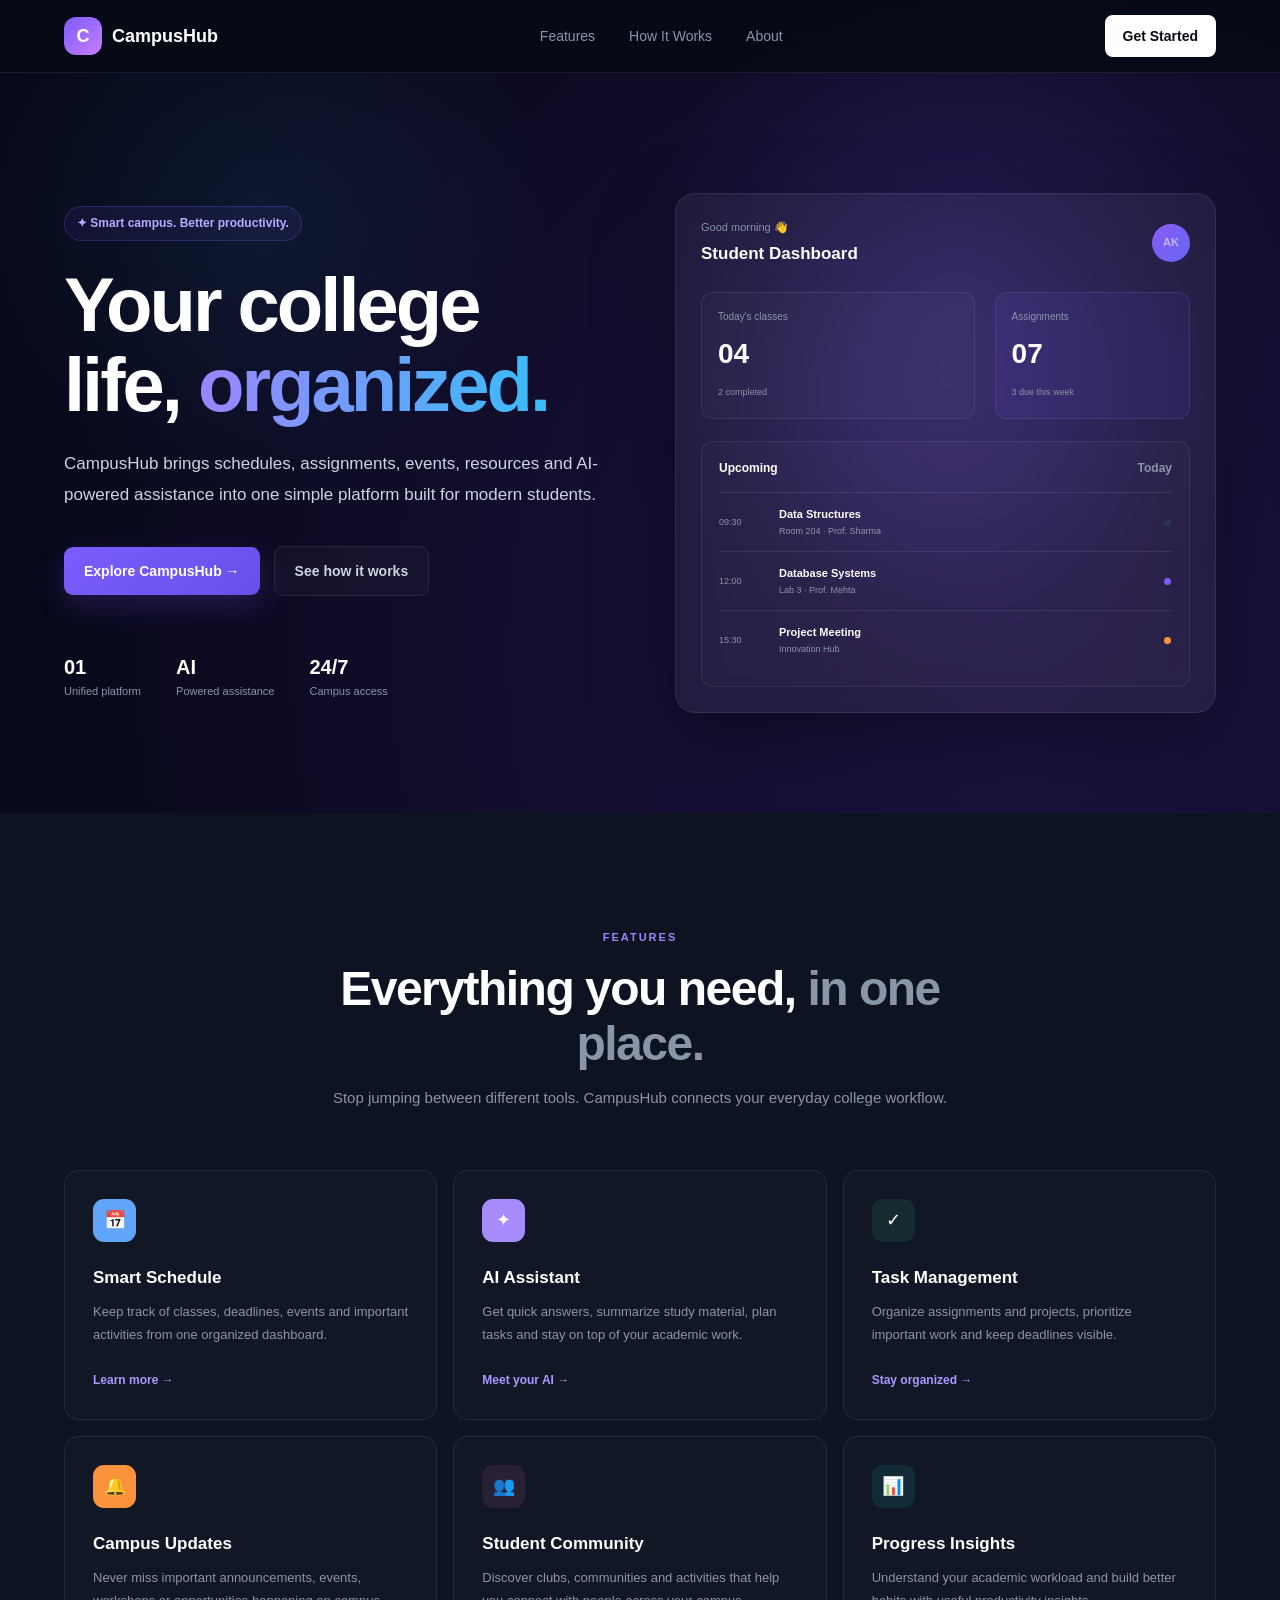
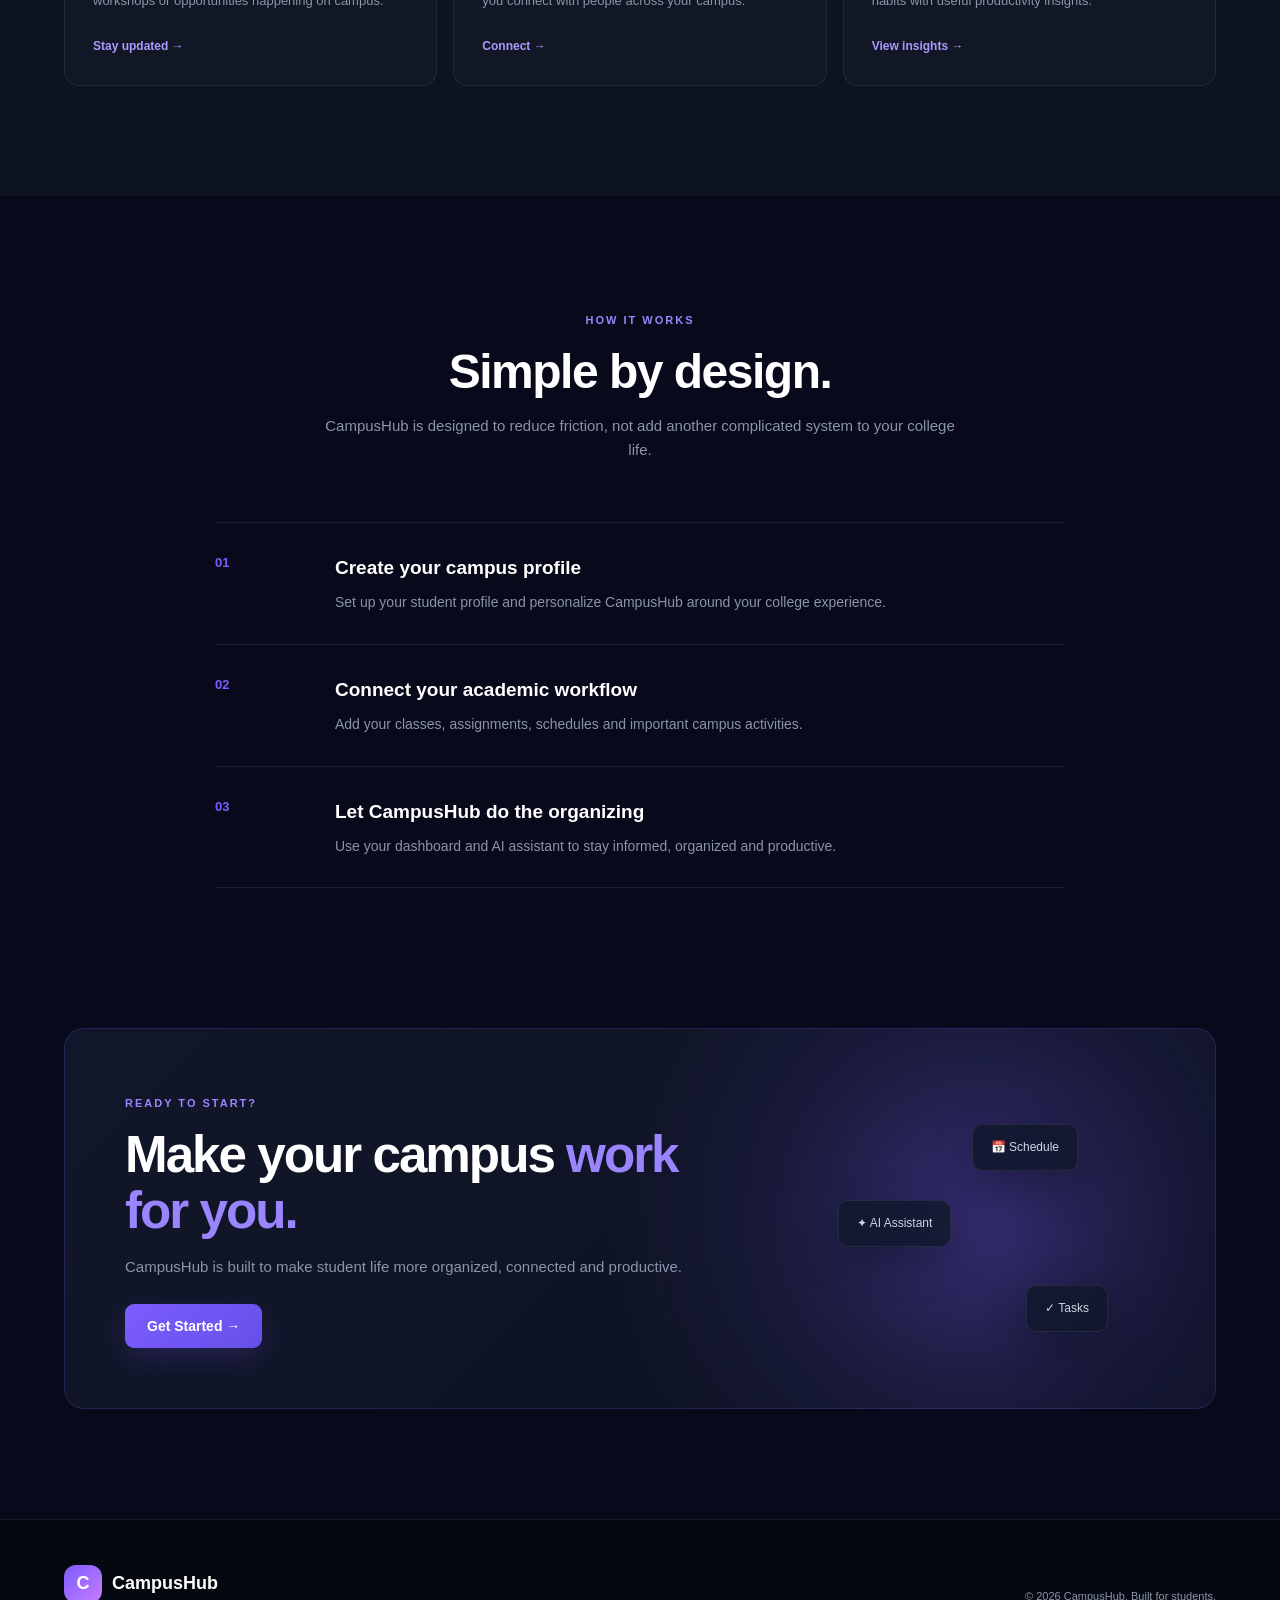
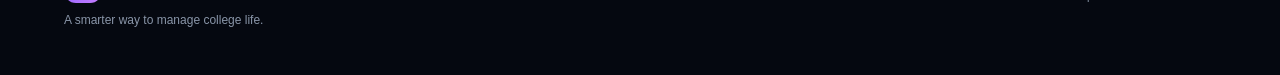
<file: index.html>
<!DOCTYPE html>
<html lang="en">
<head>
    <meta charset="UTF-8">
    <meta name="viewport" content="width=device-width, initial-scale=1.0">

    <title>CampusHub | Your College, Simplified</title>

    <!-- Google Font -->
    <link rel="preconnect" href="https://fonts.googleapis.com">
    <link rel="preconnect" href="https://fonts.gstatic.com" crossorigin>
    <link
        href="https://fonts.googleapis.com/css2?family=Inter:wght@400;500;600;700;800&display=swap"
        rel="stylesheet"
    >

    <link rel="stylesheet" href="style.css">
</head>

<body>

    <!-- ==================== NAVBAR ==================== -->
    <header class="navbar">
        <div class="container nav-container">

            <a href="#" class="logo">
                <span class="logo-icon">C</span>
                CampusHub
            </a>

            <nav class="nav-links" id="navLinks">
                <a href="#features">Features</a>
                <a href="#how-it-works">How It Works</a>
                <a href="#about">About</a>
            </nav>

            <a href="dashboard.html" class="nav-button">
                Get Started
            </a>

            <!-- Mobile menu button -->
            <button class="menu-button" id="menuButton" aria-label="Open menu">
                ☰
            </button>

        </div>
    </header>


    <main>

        <!-- ==================== HERO SECTION ==================== -->
        <section class="hero">

            <div class="container hero-container">

                <div class="hero-content">

                    <div class="badge">
                        ✦ Smart campus. Better productivity.
                    </div>

                    <h1>
                        Your college life,
                        <span>organized.</span>
                    </h1>

                    <p class="hero-description">
                        CampusHub brings schedules, assignments, events,
                        resources and AI-powered assistance into one simple
                        platform built for modern students.
                    </p>

                    <div class="hero-buttons">
                        <a href="dashboard.html" class="primary-button">
                            Explore CampusHub →
                        </a>

                        <a href="#how-it-works" class="secondary-button">
                            See how it works
                        </a>
                    </div>

                    <div class="hero-stats">
                        <div>
                            <strong>01</strong>
                            <span>Unified platform</span>
                        </div>

                        <div>
                            <strong>AI</strong>
                            <span>Powered assistance</span>
                        </div>

                        <div>
                            <strong>24/7</strong>
                            <span>Campus access</span>
                        </div>
                    </div>

                </div>


                <!-- Dashboard preview -->
                <div class="dashboard-wrapper">

                    <div class="dashboard-card">

                        <div class="dashboard-top">
                            <div>
                                <span class="small-text">Good morning 👋</span>
                                <h3>Student Dashboard</h3>
                            </div>

                            <div class="avatar">AK</div>
                        </div>


                        <div class="dashboard-grid">

                            <div class="dashboard-box">
                                <span class="box-label">Today's classes</span>
                                <strong>04</strong>
                                <small>2 completed</small>
                            </div>

                            <div class="dashboard-box purple">
                                <span class="box-label">Assignments</span>
                                <strong>07</strong>
                                <small>3 due this week</small>
                            </div>

                        </div>


                        <div class="schedule">

                            <div class="schedule-header">
                                <span>Upcoming</span>
                                <span class="muted">Today</span>
                            </div>

                            <div class="schedule-item">
                                <div class="time">09:30</div>
                                <div class="schedule-info">
                                    <strong>Data Structures</strong>
                                    <span>Room 204 · Prof. Sharma</span>
                                </div>
                                <div class="status-dot green"></div>
                            </div>

                            <div class="schedule-item">
                                <div class="time">12:00</div>
                                <div class="schedule-info">
                                    <strong>Database Systems</strong>
                                    <span>Lab 3 · Prof. Mehta</span>
                                </div>
                                <div class="status-dot purple-dot"></div>
                            </div>

                            <div class="schedule-item">
                                <div class="time">15:30</div>
                                <div class="schedule-info">
                                    <strong>Project Meeting</strong>
                                    <span>Innovation Hub</span>
                                </div>
                                <div class="status-dot orange"></div>
                            </div>

                        </div>

                    </div>

                </div>

            </div>
        </section>


        <!-- ==================== FEATURES SECTION ==================== -->
        <section class="features section" id="features">

            <div class="container">

                <div class="section-heading">

                    <span class="section-label">FEATURES</span>

                    <h2>
                        Everything you need,
                        <span>in one place.</span>
                    </h2>

                    <p>
                        Stop jumping between different tools. CampusHub
                        connects your everyday college workflow.
                    </p>

                </div>


                <div class="features-grid">

                    <article class="feature-card">

                        <div class="feature-icon blue">
                            📅
                        </div>

                        <h3>Smart Schedule</h3>

                        <p>
                            Keep track of classes, deadlines, events and
                            important activities from one organized dashboard.
                        </p>

                        <a href="#get-started">
                            Learn more →
                        </a>

                    </article>


                    <article class="feature-card featured-card">

                        <div class="feature-icon purple">
                            ✦
                        </div>

                        <h3>AI Assistant</h3>

                        <p>
                            Get quick answers, summarize study material,
                            plan tasks and stay on top of your academic work.
                        </p>

                        <a href="#get-started">
                            Meet your AI →
                        </a>

                    </article>


                    <article class="feature-card">

                        <div class="feature-icon green">
                            ✓
                        </div>

                        <h3>Task Management</h3>

                        <p>
                            Organize assignments and projects, prioritize
                            important work and keep deadlines visible.
                        </p>

                        <a href="#get-started">
                            Stay organized →
                        </a>

                    </article>


                    <article class="feature-card">

                        <div class="feature-icon orange">
                            🔔
                        </div>

                        <h3>Campus Updates</h3>

                        <p>
                            Never miss important announcements, events,
                            workshops or opportunities happening on campus.
                        </p>

                        <a href="#get-started">
                            Stay updated →
                        </a>

                    </article>


                    <article class="feature-card">

                        <div class="feature-icon pink">
                            👥
                        </div>

                        <h3>Student Community</h3>

                        <p>
                            Discover clubs, communities and activities that
                            help you connect with people across your campus.
                        </p>

                        <a href="#get-started">
                            Connect →
                        </a>

                    </article>


                    <article class="feature-card">

                        <div class="feature-icon cyan">
                            📊
                        </div>

                        <h3>Progress Insights</h3>

                        <p>
                            Understand your academic workload and build better
                            habits with useful productivity insights.
                        </p>

                        <a href="#get-started">
                            View insights →
                        </a>

                    </article>

                </div>

            </div>

        </section>


        <!-- ==================== HOW IT WORKS ==================== -->
        <section class="how-it-works section" id="how-it-works">

            <div class="container">

                <div class="section-heading">

                    <span class="section-label">HOW IT WORKS</span>

                    <h2>
                        Simple by design.
                    </h2>

                    <p>
                        CampusHub is designed to reduce friction, not add
                        another complicated system to your college life.
                    </p>

                </div>


                <div class="steps">

                    <div class="step">

                        <div class="step-number">01</div>

                        <div>
                            <h3>Create your campus profile</h3>

                            <p>
                                Set up your student profile and personalize
                                CampusHub around your college experience.
                            </p>
                        </div>

                    </div>


                    <div class="step">

                        <div class="step-number">02</div>

                        <div>
                            <h3>Connect your academic workflow</h3>

                            <p>
                                Add your classes, assignments, schedules and
                                important campus activities.
                            </p>
                        </div>

                    </div>


                    <div class="step">

                        <div class="step-number">03</div>

                        <div>
                            <h3>Let CampusHub do the organizing</h3>

                            <p>
                                Use your dashboard and AI assistant to stay
                                informed, organized and productive.
                            </p>
                        </div>

                    </div>

                </div>

            </div>

        </section>


        <!-- ==================== CTA SECTION ==================== -->
        <section class="cta section" id="get-started">

            <div class="container">

                <div class="cta-card">

                    <div class="cta-content">

                        <span class="section-label">READY TO START?</span>

                        <h2>
                            Make your campus
                            <span>work for you.</span>
                        </h2>

                        <p>
                            CampusHub is built to make student life more
                            organized, connected and productive.
                        </p>

                        <button class="primary-button cta-button" id="ctaButton">
                            Get Started →
                        </button>

                    </div>

                    <div class="cta-decoration">
                        <div class="glow-circle"></div>
                        <div class="floating-card card-one">📅 Schedule</div>
                        <div class="floating-card card-two">✦ AI Assistant</div>
                        <div class="floating-card card-three">✓ Tasks</div>
                    </div>

                </div>

            </div>

        </section>

    </main>


    <!-- ==================== FOOTER ==================== -->
    <footer id="about">

        <div class="container footer-container">

            <div>
                <a href="#" class="logo">
                    <span class="logo-icon">C</span>
                    CampusHub
                </a>

                <p>
                    A smarter way to manage college life.
                </p>
            </div>

            <div class="footer-right">
                © 2026 CampusHub. Built for students.
            </div>

        </div>

    </footer>


    <script src="script.js"></script>

</body>
</html>
</file>
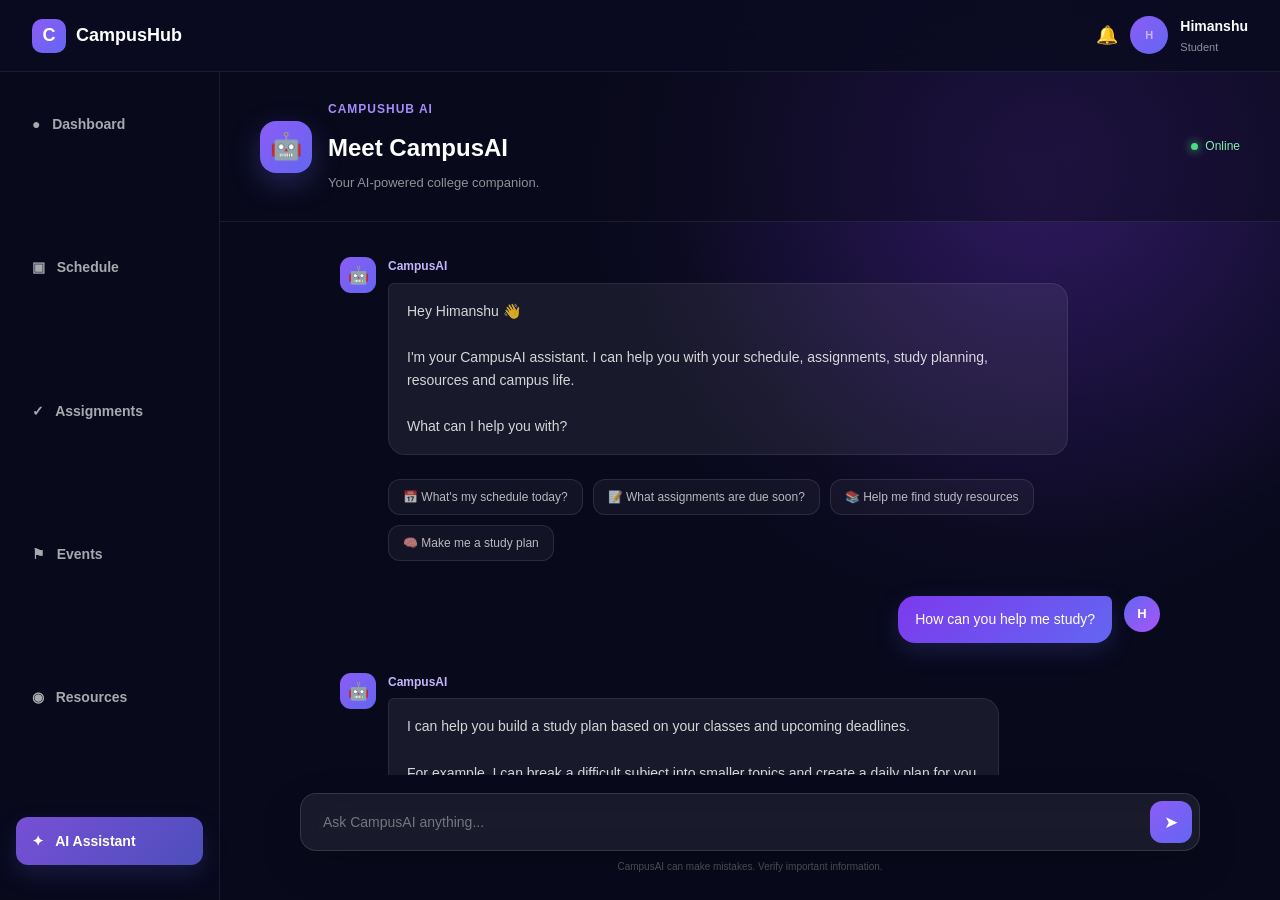
<file: ai-assistant.html>
<!DOCTYPE html>
<html lang="en">

<head>
    <meta charset="UTF-8">
    <meta name="viewport" content="width=device-width, initial-scale=1.0">

    <title>CampusAI | CampusHub</title>

    <link rel="stylesheet" href="style.css">
</head>

<body>

    <!-- TOP BAR -->

    <header class="topbar">

        <div class="brand">
            <div class="brand-icon">C</div>
            <span>CampusHub</span>
        </div>

        <div class="profile">

            <div class="notification">
                🔔
            </div>

            <div class="avatar">
                H
            </div>

            <div>
                <strong>Himanshu</strong>
                <small>Student</small>
            </div>

        </div>

    </header>


    <div class="app-layout">


        <!-- SIDEBAR -->

        <aside class="sidebar">

            <a href="dashboard.html">
                ● &nbsp; Dashboard
            </a>

            <a href="schedule.html">
                ▣ &nbsp; Schedule
            </a>

            <a href="assignments.html">
                ✓ &nbsp; Assignments
            </a>

            <a href="events.html">
                ⚑ &nbsp; Events
            </a>

            <a href="resources.html">
                ◉ &nbsp; Resources
            </a>

            <a href="ai-assistant.html" class="active">
                ✦ &nbsp; AI Assistant
            </a>

        </aside>


        <!-- MAIN -->

        <main class="ai-main">


            <!-- AI HEADER -->

            <section class="ai-header">

                <div class="ai-avatar">
                    🤖
                </div>

                <div>

                    <span class="eyebrow">
                        CAMPUSHUB AI
                    </span>

                    <h1>
                        Meet CampusAI
                    </h1>

                    <p>
                        Your AI-powered college companion.
                    </p>

                </div>

                <div class="online-status">
                    <span></span>
                    Online
                </div>

            </section>


            <!-- CHAT AREA -->

            <section class="chat-container">


                <!-- WELCOME -->

                <div class="ai-message">

                    <div class="message-avatar">
                        🤖
                    </div>

                    <div class="message-content">

                        <div class="message-name">
                            CampusAI
                        </div>

                        <div class="message-bubble">

                            Hey Himanshu 👋

                            <br><br>

                            I'm your CampusAI assistant. I can help you
                            with your schedule, assignments, study
                            planning, resources and campus life.

                            <br><br>

                            What can I help you with?

                        </div>

                    </div>

                </div>


                <!-- SUGGESTIONS -->

                <div class="suggestions">

                    <button class="suggestion">
                        📅 What's my schedule today?
                    </button>

                    <button class="suggestion">
                        📝 What assignments are due soon?
                    </button>

                    <button class="suggestion">
                        📚 Help me find study resources
                    </button>

                    <button class="suggestion">
                        🧠 Make me a study plan
                    </button>

                </div>


                <!-- USER MESSAGE DEMO -->

                <div class="user-message">

                    <div class="user-bubble">
                        How can you help me study?
                    </div>

                    <div class="user-avatar">
                        H
                    </div>

                </div>


                <!-- AI RESPONSE DEMO -->

                <div class="ai-message">

                    <div class="message-avatar">
                        🤖
                    </div>

                    <div class="message-content">

                        <div class="message-name">
                            CampusAI
                        </div>

                        <div class="message-bubble">

                            I can help you build a study plan based on
                            your classes and upcoming deadlines.

                            <br><br>

                            For example, I can break a difficult subject
                            into smaller topics and create a daily plan
                            for you.

                        </div>

                    </div>

                </div>


            </section>


            <!-- INPUT -->

            <section class="chat-input-area">

                <div class="chat-input-wrapper">

                    <input
                        type="text"
                        id="chatInput"
                        placeholder="Ask CampusAI anything..."
                        autocomplete="off"
                    >

                    <button id="sendButton">
                        ➤
                    </button>

                </div>

                <small>
                    CampusAI can make mistakes. Verify important information.
                </small>

            </section>


        </main>

    </div>


    <script>

        const chatInput =
            document.getElementById("chatInput");

        const sendButton =
            document.getElementById("sendButton");

        const chatContainer =
            document.querySelector(".chat-container");


        function sendMessage() {

            const message =
                chatInput.value.trim();


            if (message === "") {
                return;
            }


            /* USER MESSAGE */

            const userMessage =
                document.createElement("div");

            userMessage.className =
                "user-message";


            userMessage.innerHTML = `

                <div class="user-bubble">
                    ${message}
                </div>

                <div class="user-avatar">
                    H
                </div>

            `;


            chatContainer.appendChild(
                userMessage
            );


            chatInput.value = "";


            /* DEMO AI RESPONSE */

            setTimeout(() => {

                const aiMessage =
                    document.createElement("div");

                aiMessage.className =
                    "ai-message";


                aiMessage.innerHTML = `

                    <div class="message-avatar">
                        🤖
                    </div>

                    <div class="message-content">

                        <div class="message-name">
                            CampusAI
                        </div>

                        <div class="message-bubble">
                            That's a great question! 🤖
                            <br><br>
                            I'm currently running in demo mode.
                            Soon I'll be connected to a real AI
                            backend and will be able to give you
                            personalized answers.
                        </div>

                    </div>

                `;


                chatContainer.appendChild(
                    aiMessage
                );


                chatContainer.scrollTop =
                    chatContainer.scrollHeight;

            }, 700);

        }


        sendButton.addEventListener(
            "click",
            sendMessage
        );


        chatInput.addEventListener(
            "keydown",
            function(event) {

                if (event.key === "Enter") {
                    sendMessage();
                }

            }
        );


        /* SUGGESTION BUTTONS */

        document
            .querySelectorAll(".suggestion")
            .forEach(button => {

                button.addEventListener(
                    "click",
                    () => {

                        chatInput.value =
                            button.textContent.trim();

                        sendMessage();

                    }
                );

            });

    </script>

</body>

</html>
</file>
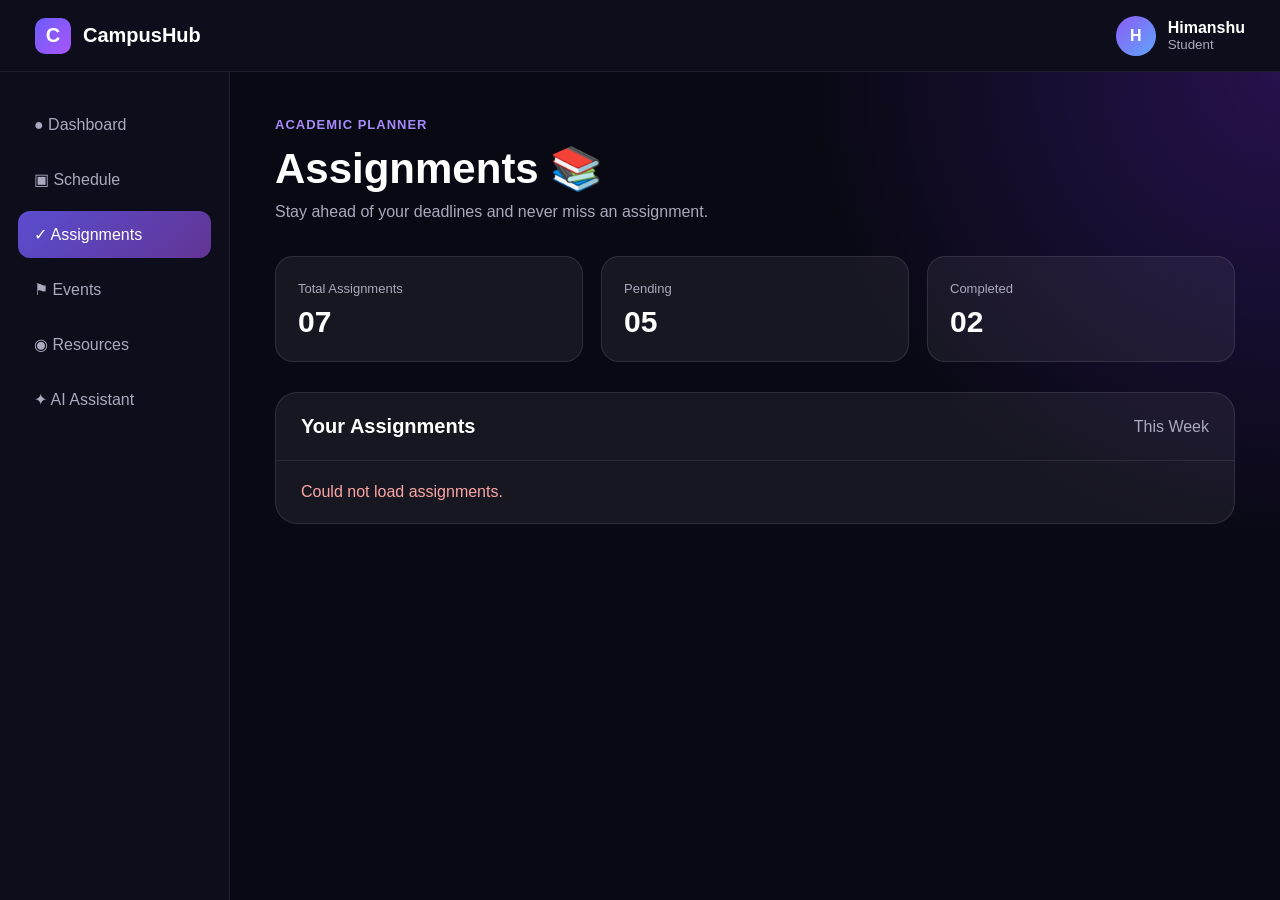
<file: assignments.html>
<!DOCTYPE html>
<html lang="en">

<head>
    <meta charset="UTF-8">
    <meta name="viewport" content="width=device-width, initial-scale=1.0">

    <title>Assignments | CampusHub</title>

    <style>

        * {
            margin: 0;
            padding: 0;
            box-sizing: border-box;
        }

        body {
            font-family: Arial, Helvetica, sans-serif;
            background: #090914;
            color: white;
            min-height: 100vh;
        }

        /* TOP BAR */

        .topbar {
            height: 72px;
            padding: 0 35px;

            display: flex;
            align-items: center;
            justify-content: space-between;

            background: #0d0d1b;
            border-bottom: 1px solid rgba(255,255,255,0.08);
        }

        .logo {
            display: flex;
            align-items: center;
            gap: 12px;

            font-size: 20px;
            font-weight: bold;
        }

        .logo-box {
            width: 36px;
            height: 36px;

            display: flex;
            align-items: center;
            justify-content: center;

            border-radius: 10px;

            background: linear-gradient(
                135deg,
                #6d5dfc,
                #a855f7
            );
        }

        .profile {
            display: flex;
            align-items: center;
            gap: 12px;
        }

        .avatar {
            width: 40px;
            height: 40px;

            border-radius: 50%;

            display: flex;
            align-items: center;
            justify-content: center;

            background: linear-gradient(
                135deg,
                #8b5cf6,
                #60a5fa
            );

            font-weight: bold;
        }

        /* LAYOUT */

        .layout {
            display: flex;
            min-height: calc(100vh - 72px);
        }

        /* SIDEBAR */

        .sidebar {
            width: 230px;
            padding: 30px 18px;

            background: #0d0d1b;

            border-right: 1px solid rgba(255,255,255,0.08);
        }

        .sidebar a {
            display: block;

            padding: 14px 16px;
            margin-bottom: 8px;

            border-radius: 12px;

            text-decoration: none;

            color: #aaa9bd;

            transition: 0.2s;
        }

        .sidebar a:hover {
            color: white;
            background: rgba(139,92,246,0.15);
        }

        .sidebar a.active {
            color: white;

            background: linear-gradient(
                135deg,
                rgba(109,93,252,0.8),
                rgba(168,85,247,0.55)
            );
        }

        /* MAIN */

        .main {
            flex: 1;
            padding: 45px;

            background:
                radial-gradient(
                    circle at top right,
                    rgba(91,33,182,0.35),
                    transparent 35%
                );
        }

        .page-label {
            color: #a78bfa;

            font-size: 13px;
            font-weight: bold;

            letter-spacing: 1px;
            text-transform: uppercase;

            margin-bottom: 12px;
        }

        h1 {
            font-size: 42px;
            margin-bottom: 10px;
        }

        .subtitle {
            color: #aaa9bd;
            margin-bottom: 35px;
        }

        /* STATS */

        .stats {
            display: grid;

            grid-template-columns:
                repeat(3, 1fr);

            gap: 18px;

            margin-bottom: 30px;
        }

        .stat-card {
            padding: 22px;

            border-radius: 18px;

            background: rgba(255,255,255,0.06);

            border: 1px solid rgba(255,255,255,0.1);
        }

        .stat-card span {
            color: #aaa9bd;
            font-size: 13px;
        }

        .stat-card h2 {
            margin-top: 8px;
            font-size: 30px;
        }

        /* ASSIGNMENTS */

        .assignment-container {
            background: rgba(255,255,255,0.06);

            border: 1px solid rgba(255,255,255,0.1);

            border-radius: 22px;

            overflow: hidden;
        }

        .assignment-header {
            padding: 22px 25px;

            display: flex;
            justify-content: space-between;
            align-items: center;

            border-bottom: 1px solid rgba(255,255,255,0.08);
        }

        .assignment-header h2 {
            font-size: 20px;
        }

        .assignment {
            display: grid;

            grid-template-columns:
                1fr 160px 120px 130px;

            align-items: center;

            gap: 20px;

            padding: 22px 25px;

            border-bottom: 1px solid rgba(255,255,255,0.07);
        }

        .assignment:last-child {
            border-bottom: none;
        }

        .assignment-title {
            font-size: 16px;
            font-weight: bold;

            margin-bottom: 6px;
        }

        .subject {
            color: #aaa9bd;
            font-size: 13px;
        }

        .due {
            color: #c4b5fd;
            font-size: 14px;
        }

        /* BADGES */

        .badge {
            display: inline-block;

            padding: 6px 12px;

            border-radius: 20px;

            font-size: 12px;
            font-weight: bold;

            text-align: center;
        }

        .high {
            background: rgba(239,68,68,0.18);
            color: #fca5a5;
        }

        .medium {
            background: rgba(234,179,8,0.18);
            color: #fde047;
        }

        .low {
            background: rgba(34,197,94,0.18);
            color: #86efac;
        }

        /* BUTTON */

        .complete-btn {
            border: none;

            padding: 9px 14px;

            border-radius: 10px;

            background: rgba(139,92,246,0.18);

            color: #c4b5fd;

            cursor: pointer;

            font-weight: bold;

            transition: 0.2s;
        }

        .complete-btn:hover {
            background: #8b5cf6;
            color: white;
        }

        .complete-btn:disabled {
            background: #22c55e;
            color: white;
            cursor: not-allowed;
            opacity: 0.75;
        }

        .complete-btn:disabled:hover {
            background: #22c55e;
            color: white;
        }

        .completed {
            opacity: 0.5;
        }

        .completed .assignment-title {
            text-decoration: line-through;
        }

        /* RESPONSIVE */

        @media (max-width: 900px) {

            .stats {
                grid-template-columns: 1fr;
            }

            .assignment {
                grid-template-columns: 1fr;
                gap: 10px;
            }

            .main {
                padding: 25px 18px;
            }

            h1 {
                font-size: 32px;
            }
        }

    </style>
</head>


<body>

    <!-- TOP BAR -->

    <header class="topbar">

        <div class="logo">

            <div class="logo-box">
                C
            </div>

            CampusHub

        </div>


        <div class="profile">

            <div class="avatar">
                H
            </div>

            <div>

                <strong>Himanshu</strong>

                <small style="display:block;color:#aaa9bd;">
                    Student
                </small>

            </div>

        </div>

    </header>


    <div class="layout">


        <!-- SIDEBAR -->

        <aside class="sidebar">

            <a href="dashboard.html">
                ● Dashboard
            </a>

            <a href="schedule.html">
                ▣ Schedule
            </a>

            <a href="assignments.html" class="active">
                ✓ Assignments
            </a>

            <a href="#">
                ⚑ Events
            </a>

            <a href="#">
                ◉ Resources
            </a>

            <a href="#">
                ✦ AI Assistant
            </a>

        </aside>


        <!-- MAIN -->

        <main class="main">

            <div class="page-label">
                Academic Planner
            </div>


            <h1>
                Assignments 📚
            </h1>


            <p class="subtitle">
                Stay ahead of your deadlines and never miss an assignment.
            </p>


            <!-- STATS -->

            <div class="stats">

                <div class="stat-card">

                    <span>
                        Total Assignments
                    </span>

                    <h2 id="totalCount">
                        07
                    </h2>

                </div>


                <div class="stat-card">

                    <span>
                        Pending
                    </span>

                    <h2 id="pendingCount">
                        05
                    </h2>

                </div>


                <div class="stat-card">

                    <span>
                        Completed
                    </span>

                    <h2 id="completedCount">
                        02
                    </h2>

                </div>

            </div>


            <!-- ASSIGNMENT LIST -->

            <section class="assignment-container">


                <div class="assignment-header">

                    <h2>
                        Your Assignments
                    </h2>

                    <span style="color:#aaa9bd;">
                        This Week
                    </span>

                </div>


               <div id="assignments-list"></div>


            </section>

        </main>

    </div>


    <!-- JAVASCRIPT -->

    <script>
        const API_URL = "http://localhost:5001/api/assignments";

        const assignmentsList =
            document.getElementById("assignments-list");

        const totalCount =
            document.getElementById("totalCount");

        const pendingCount =
            document.getElementById("pendingCount");

        const completedCount =
            document.getElementById("completedCount");

        let assignmentsState = [];


        function formatCount(count) {
            return String(count).padStart(2, "0");
        }


        function updateStats(assignments) {
            const completed =
                assignments.filter(assignment => assignment.completed).length;

            totalCount.textContent =
                formatCount(assignments.length);

            pendingCount.textContent =
                formatCount(assignments.length - completed);

            completedCount.textContent =
                formatCount(completed);
        }


        function createTextElement(className, text) {
            const element =
                document.createElement("div");

            element.className = className;
            element.textContent = text;

            return element;
        }


        function renderAssignments(assignments) {
            assignmentsList.innerHTML = "";

            assignments.forEach(assignment => {
                const card =
                    document.createElement("div");

                card.className =
                    assignment.completed ? "assignment completed" : "assignment";

                const details =
                    document.createElement("div");

                details.appendChild(
                    createTextElement("assignment-title", assignment.title)
                );

                details.appendChild(
                    createTextElement("subject", assignment.subject)
                );

                const due =
                    createTextElement("due", assignment.due);

                const priorityWrapper =
                    document.createElement("div");

                const priorityBadge =
                    document.createElement("span");

                priorityBadge.className =
                    `badge ${assignment.priority.toLowerCase()}`;

                priorityBadge.textContent =
                    assignment.priority;

                priorityWrapper.appendChild(priorityBadge);

                const button =
                    document.createElement("button");

                button.className = "complete-btn";
                button.dataset.id = assignment.id;
                button.textContent =
                    assignment.completed ? "Completed" : "Complete";
                button.disabled = assignment.completed;

                card.appendChild(details);
                card.appendChild(due);
                card.appendChild(priorityWrapper);
                card.appendChild(button);

                assignmentsList.appendChild(card);
            });
        }


        async function loadAssignments() {
            try {
                const response =
                    await fetch(API_URL);

                if (!response.ok) {
                    throw new Error("Failed to load assignments");
                }

                assignmentsState =
                    await response.json();

                renderAssignments(assignmentsState);
                updateStats(assignmentsState);
            } catch (error) {
                console.error("Error loading assignments:", error);
                assignmentsList.innerHTML =
                    "<p style=\"padding:22px 25px;color:#fca5a5;\">Could not load assignments.</p>";
            }
        }


        async function completeAssignment(id, button) {
            const originalText =
                button.textContent;

            button.disabled = true;
            button.textContent = "Saving...";

            try {
                const response =
                    await fetch(`${API_URL}/${id}`, {
                        method: "PATCH",
                        headers: {
                            "Content-Type": "application/json"
                        }
                    });

                const data =
                    await response.json();

                if (!response.ok) {
                    throw new Error(data.message || "Failed to complete assignment");
                }

                assignmentsState =
                    assignmentsState.map(assignment => {
                        if (assignment.id !== id) {
                            return assignment;
                        }

                        return data.assignment || {
                            ...assignment,
                            completed: true
                        };
                    });

                renderAssignments(assignmentsState);
                updateStats(assignmentsState);
            } catch (error) {
                console.error("Error completing assignment:", error);

                button.disabled = false;
                button.textContent = originalText;

                alert("Could not complete assignment.");
            }
        }


        assignmentsList.addEventListener("click", event => {
            const button =
                event.target.closest(".complete-btn");

            if (!button || button.disabled) {
                return;
            }

            completeAssignment(Number(button.dataset.id), button);
        });


        loadAssignments();
    </script>
</body>

</html>
</file>
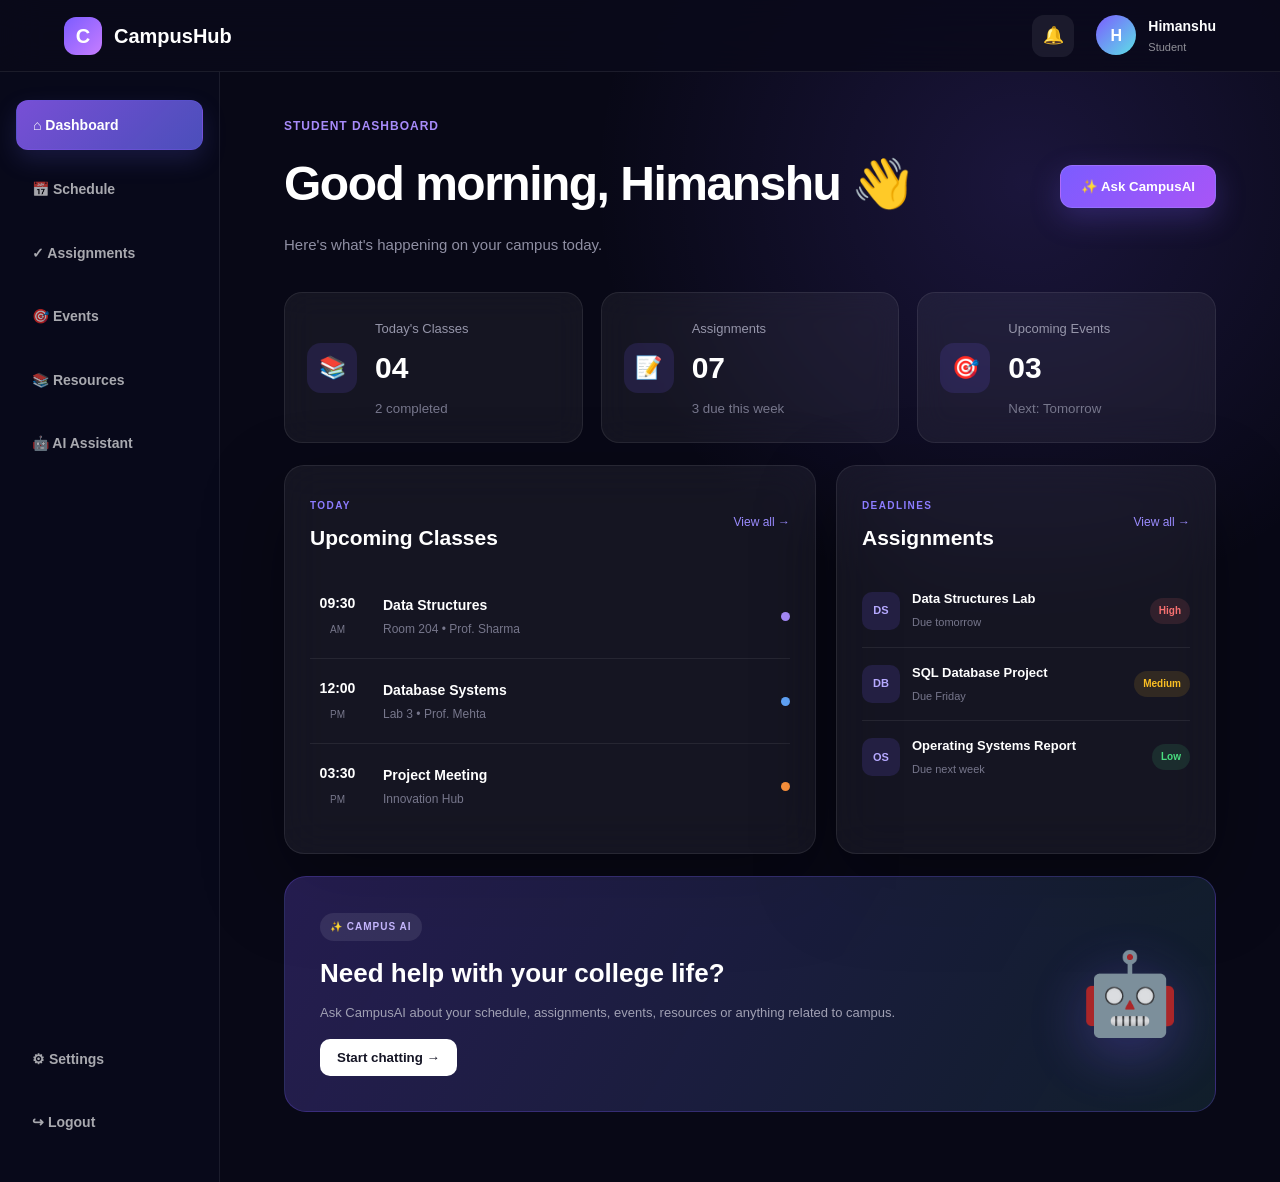
<file: dashboard.html>
<!DOCTYPE html>
<html lang="en">
<head>
    <meta charset="UTF-8">
    <meta name="viewport" content="width=device-width, initial-scale=1.0">

    <title>CampusHub | Dashboard</title>

    <link rel="stylesheet" href="style.css">
</head>

<body>

    <!-- ================= NAVBAR ================= -->

    <header class="dashboard-navbar">

        <div class="dashboard-logo">
            <div class="logo-icon">C</div>
            <span>CampusHub</span>
        </div>

        <div class="dashboard-nav-right">
            <button class="notification-btn">🔔</button>

            <div class="profile">
                <div class="profile-avatar">H</div>

                <div>
                    <strong>Himanshu</strong>
                    <small>Student</small>
                </div>
            </div>
        </div>

    </header>


    <!-- ================= MAIN LAYOUT ================= -->

    <div class="dashboard-layout">


        <!-- ================= SIDEBAR ================= -->

        <aside class="sidebar">

            <nav>

                <a href="#" class="sidebar-link active">
                    <span>⌂</span>
                    Dashboard
                </a>

                <a href="schedule.html" class="sidebar-link">
                    <span>📅</span>
                    Schedule
                </a>

                <a href="assignments.html" class="sidebar-link">
                    <span>✓</span>
                    Assignments
                </a>

                <a href="events.html" class="sidebar-link">
                    <span>🎯</span>
                    Events
                </a>

                <a href="#" class="sidebar-link">
                    <span>📚</span>
                    Resources
                </a>

                <a href="#" class="sidebar-link">
                    <span>🤖</span>
                    AI Assistant
                </a>

            </nav>


            <div class="sidebar-bottom">

                <a href="#" class="sidebar-link">
                    <span>⚙</span>
                    Settings
                </a>

                <a href="#" class="sidebar-link">
                    <span>↪</span>
                    Logout
                </a>

            </div>

        </aside>


        <!-- ================= DASHBOARD CONTENT ================= -->

        <main class="dashboard-content">

            <!-- Welcome -->

            <section class="welcome-section">

                <div>

                    <p class="eyebrow">STUDENT DASHBOARD</p>

                    <h1>
                        Good morning, Himanshu 👋
                    </h1>

                    <p>
                        Here's what's happening on your campus today.
                    </p>

                </div>

                <button class="ai-button">
                    ✨ Ask CampusAI
                </button>

            </section>


            <!-- ================= STATS ================= -->

            <section class="stats-grid">

                <div class="stat-card">

                    <div class="stat-icon">📚</div>

                    <div>
                        <span>Today's Classes</span>
                        <h2>04</h2>
                        <small>2 completed</small>
                    </div>

                </div>


                <div class="stat-card">

                    <div class="stat-icon">📝</div>

                    <div>
                        <span>Assignments</span>
                        <h2>07</h2>
                        <small>3 due this week</small>
                    </div>

                </div>


                <div class="stat-card">

                    <div class="stat-icon">🎯</div>

                    <div>
                        <span>Upcoming Events</span>
                        <h2>03</h2>
                        <small>Next: Tomorrow</small>
                    </div>

                </div>

            </section>


            <!-- ================= LOWER GRID ================= -->

            <section class="dashboard-grid">


                <!-- UPCOMING CLASSES -->

                <div class="dashboard-card classes-card">

                    <div class="card-header">

                        <div>
                            <span class="card-label">TODAY</span>
                            <h2>Upcoming Classes</h2>
                        </div>

                        <a href="#">View all →</a>

                    </div>


                    <div class="class-list">

                        <div class="class-item">

                            <div class="class-time">
                                <strong>09:30</strong>
                                <span>AM</span>
                            </div>

                            <div class="class-info">
                                <strong>Data Structures</strong>
                                <span>Room 204 • Prof. Sharma</span>
                            </div>

                            <div class="class-dot purple"></div>

                        </div>


                        <div class="class-item">

                            <div class="class-time">
                                <strong>12:00</strong>
                                <span>PM</span>
                            </div>

                            <div class="class-info">
                                <strong>Database Systems</strong>
                                <span>Lab 3 • Prof. Mehta</span>
                            </div>

                            <div class="class-dot blue"></div>

                        </div>


                        <div class="class-item">

                            <div class="class-time">
                                <strong>03:30</strong>
                                <span>PM</span>
                            </div>

                            <div class="class-info">
                                <strong>Project Meeting</strong>
                                <span>Innovation Hub</span>
                            </div>

                            <div class="class-dot orange"></div>

                        </div>

                    </div>

                </div>


                <!-- ASSIGNMENTS -->

                <div class="dashboard-card assignments-card">

                    <div class="card-header">

                        <div>
                            <span class="card-label">DEADLINES</span>
                            <h2>Assignments</h2>
                        </div>

                        <a href="#">View all →</a>

                    </div>


                    <div class="assignment-list">


                        <div class="assignment">

                            <div class="assignment-icon">DS</div>

                            <div class="assignment-info">

                                <strong>Data Structures Lab</strong>

                                <span>Due tomorrow</span>

                            </div>

                            <span class="priority high">
                                High
                            </span>

                        </div>


                        <div class="assignment">

                            <div class="assignment-icon">DB</div>

                            <div class="assignment-info">

                                <strong>SQL Database Project</strong>

                                <span>Due Friday</span>

                            </div>

                            <span class="priority medium">
                                Medium
                            </span>

                        </div>


                        <div class="assignment">

                            <div class="assignment-icon">OS</div>

                            <div class="assignment-info">

                                <strong>Operating Systems Report</strong>

                                <span>Due next week</span>

                            </div>

                            <span class="priority low">
                                Low
                            </span>

                        </div>

                    </div>

                </div>


            </section>


            <!-- ================= AI SECTION ================= -->

            <section class="ai-card">

                <div class="ai-content">

                    <span class="ai-badge">
                        ✨ CAMPUS AI
                    </span>

                    <h2>
                        Need help with your college life?
                    </h2>

                    <p>
                        Ask CampusAI about your schedule, assignments,
                        events, resources or anything related to campus.
                    </p>

                    <button class="ai-main-button">
                        Start chatting →
                    </button>

                </div>

                <div class="ai-visual">
                    🤖
                </div>

            </section>

        </main>

    </div>
<script>
    const scheduleData = {

        Monday: [
            {
                time: "09:30 AM",
                subject: "Data Structures",
                professor: "Prof. Sharma",
                room: "Room 204",
                type: "Lecture"
            },
            {
                time: "12:00 PM",
                subject: "Database Systems",
                professor: "Prof. Mehta",
                room: "Lab 3",
                type: "Practical"
            },
            {
                time: "03:30 PM",
                subject: "Project Meeting",
                professor: "Innovation Hub",
                room: "Room 101",
                type: "Meeting"
            }
        ],

        Tuesday: [
            {
                time: "10:00 AM",
                subject: "Operating Systems",
                professor: "Prof. Verma",
                room: "Room 305",
                type: "Lecture"
            },
            {
                time: "01:00 PM",
                subject: "Computer Networks",
                professor: "Prof. Singh",
                room: "Room 201",
                type: "Lecture"
            },
            {
                time: "04:00 PM",
                subject: "Java Programming",
                professor: "Prof. Patel",
                room: "Lab 2",
                type: "Practical"
            }
        ],

        Wednesday: [
            {
                time: "09:00 AM",
                subject: "Database Systems",
                professor: "Prof. Mehta",
                room: "Room 204",
                type: "Lecture"
            },
            {
                time: "11:30 AM",
                subject: "Web Development",
                professor: "Prof. Sharma",
                room: "Lab 1",
                type: "Practical"
            },
            {
                time: "02:30 PM",
                subject: "Software Engineering",
                professor: "Prof. Gupta",
                room: "Room 302",
                type: "Lecture"
            }
        ],

        Thursday: [
            {
                time: "10:00 AM",
                subject: "Computer Networks",
                professor: "Prof. Singh",
                room: "Room 205",
                type: "Lecture"
            },
            {
                time: "01:30 PM",
                subject: "Data Structures Lab",
                professor: "Prof. Sharma",
                room: "Lab 4",
                type: "Practical"
            }
        ],

        Friday: [
            {
                time: "09:30 AM",
                subject: "Operating Systems",
                professor: "Prof. Verma",
                room: "Room 204",
                type: "Lecture"
            },
            {
                time: "12:00 PM",
                subject: "Java Programming",
                professor: "Prof. Patel",
                room: "Lab 2",
                type: "Practical"
            },
            {
                time: "03:00 PM",
                subject: "Project Work",
                professor: "Innovation Hub",
                room: "Room 101",
                type: "Project"
            }
        ],

        Saturday: [
            {
                time: "10:00 AM",
                subject: "Software Engineering",
                professor: "Prof. Gupta",
                room: "Room 301",
                type: "Lecture"
            },
            {
                time: "12:30 PM",
                subject: "Web Development",
                professor: "Prof. Sharma",
                room: "Lab 1",
                type: "Practical"
            }
        ]
    };


    const days = document.querySelectorAll(".day");
    const scheduleCard = document.querySelector(".schedule-card");


    function showSchedule(dayName) {

        const classes = scheduleData[dayName];

        scheduleCard.innerHTML = `

            <div class="schedule-header">

                <h2>${dayName}'s Classes</h2>

                <div class="today">
                    ${classes.length} classes today
                </div>

            </div>

            ${classes.map(classItem => `

                <div class="class-row">

                    <div class="time">
                        ${classItem.time}
                    </div>

                    <div>

                        <div class="subject">
                            ${classItem.subject}
                        </div>

                        <div class="professor">
                            ${classItem.professor}
                        </div>

                    </div>

                    <div class="room">

                        <strong>
                            ${classItem.room}
                        </strong>

                        ${classItem.type}

                    </div>

                </div>

            `).join("")}
        `;
    }


    days.forEach((day, index) => {

        day.addEventListener("click", () => {

            days.forEach(item => {
                item.classList.remove("active");
            });

            day.classList.add("active");


            const dayNames = [
                "Monday",
                "Tuesday",
                "Wednesday",
                "Thursday",
                "Friday",
                "Saturday"
            ];

            showSchedule(dayNames[index]);

        });

    });

</script>
</body>
</html>
</file>
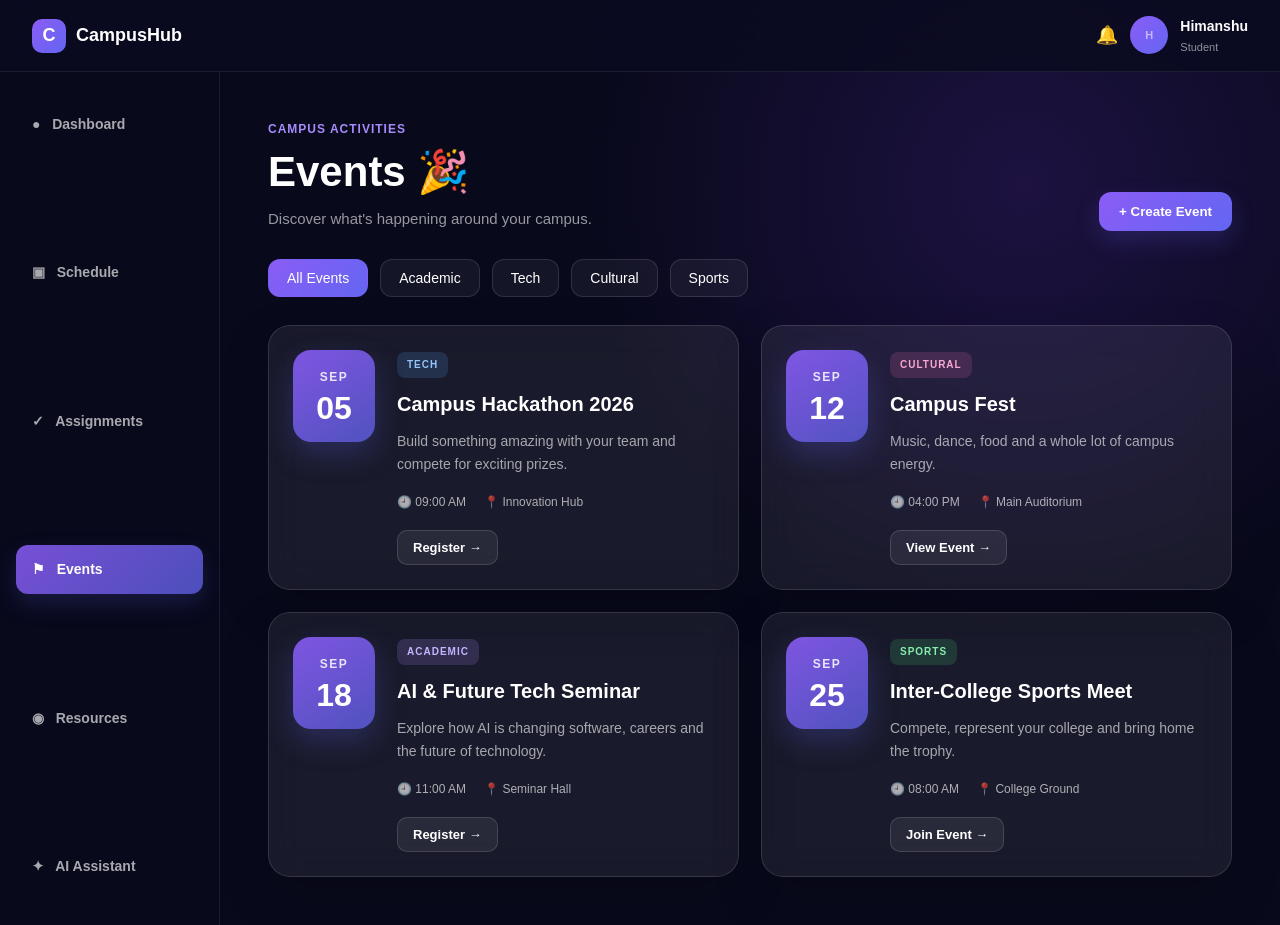
<file: events.html>
<!DOCTYPE html>
<html lang="en">
<head>
    <meta charset="UTF-8">
    <meta name="viewport" content="width=device-width, initial-scale=1.0">

    <title>Events | CampusHub</title>

    <link rel="stylesheet" href="style.css">
</head>

<body>

    <header class="topbar">
        <div class="brand">
            <div class="brand-icon">C</div>
            <span>CampusHub</span>
        </div>

        <div class="profile">
            <div class="notification">🔔</div>

            <div class="avatar">H</div>

            <div>
                <strong>Himanshu</strong>
                <small>Student</small>
            </div>
        </div>
    </header>


    <div class="app-layout">

        <!-- SIDEBAR -->

        <aside class="sidebar">

            <a href="dashboard.html">● &nbsp; Dashboard</a>

            <a href="schedule.html">▣ &nbsp; Schedule</a>

            <a href="assignments.html">✓ &nbsp; Assignments</a>

            <a href="events.html" class="active">⚑ &nbsp; Events</a>

            <a href="resources.html">◉ &nbsp; Resources</a>

            <a href="ai-assistant.html">✦ &nbsp; AI Assistant</a>

        </aside>


        <!-- MAIN CONTENT -->

        <main class="main-content">

            <div class="page-header">

                <div>

                    <span class="eyebrow">
                        CAMPUS ACTIVITIES
                    </span>

                    <h1>
                        Events 🎉
                    </h1>

                    <p>
                        Discover what's happening around your campus.
                    </p>

                </div>

                <button class="primary-btn">
                    + Create Event
                </button>

            </div>


            <!-- EVENT FILTERS -->

            <div class="event-filters">

                <button class="filter active">
                    All Events
                </button>

                <button class="filter">
                    Academic
                </button>

                <button class="filter">
                    Tech
                </button>

                <button class="filter">
                    Cultural
                </button>

                <button class="filter">
                    Sports
                </button>

            </div>


            <!-- EVENTS -->

            <section class="events-grid">


                <!-- EVENT 1 -->

                <article class="event-card">

                    <div class="event-date">

                        <span>SEP</span>

                        <strong>05</strong>

                    </div>


                    <div class="event-info">

                        <span class="event-tag tech">
                            TECH
                        </span>

                        <h2>
                            Campus Hackathon 2026
                        </h2>

                        <p>
                            Build something amazing with your team
                            and compete for exciting prizes.
                        </p>

                        <div class="event-meta">

                            <span>
                                🕘 09:00 AM
                            </span>

                            <span>
                                📍 Innovation Hub
                            </span>

                        </div>

                        <button class="event-btn">
                            Register →
                        </button>

                    </div>

                </article>


                <!-- EVENT 2 -->

                <article class="event-card">

                    <div class="event-date">

                        <span>SEP</span>

                        <strong>12</strong>

                    </div>


                    <div class="event-info">

                        <span class="event-tag cultural">
                            CULTURAL
                        </span>

                        <h2>
                            Campus Fest
                        </h2>

                        <p>
                            Music, dance, food and a whole lot
                            of campus energy.
                        </p>

                        <div class="event-meta">

                            <span>
                                🕘 04:00 PM
                            </span>

                            <span>
                                📍 Main Auditorium
                            </span>

                        </div>

                        <button class="event-btn">
                            View Event →
                        </button>

                    </div>

                </article>


                <!-- EVENT 3 -->

                <article class="event-card">

                    <div class="event-date">

                        <span>SEP</span>

                        <strong>18</strong>

                    </div>


                    <div class="event-info">

                        <span class="event-tag academic">
                            ACADEMIC
                        </span>

                        <h2>
                            AI & Future Tech Seminar
                        </h2>

                        <p>
                            Explore how AI is changing software,
                            careers and the future of technology.
                        </p>

                        <div class="event-meta">

                            <span>
                                🕘 11:00 AM
                            </span>

                            <span>
                                📍 Seminar Hall
                            </span>

                        </div>

                        <button class="event-btn">
                            Register →
                        </button>

                    </div>

                </article>


                <!-- EVENT 4 -->

                <article class="event-card">

                    <div class="event-date">

                        <span>SEP</span>

                        <strong>25</strong>

                    </div>


                    <div class="event-info">

                        <span class="event-tag sports">
                            SPORTS
                        </span>

                        <h2>
                            Inter-College Sports Meet
                        </h2>

                        <p>
                            Compete, represent your college and
                            bring home the trophy.
                        </p>

                        <div class="event-meta">

                            <span>
                                🕘 08:00 AM
                            </span>

                            <span>
                                📍 College Ground
                            </span>

                        </div>

                        <button class="event-btn">
                            Join Event →
                        </button>

                    </div>

                </article>


            </section>

        </main>

    </div>


    <script src="script.js"></script>

</body>
</html>
</file>
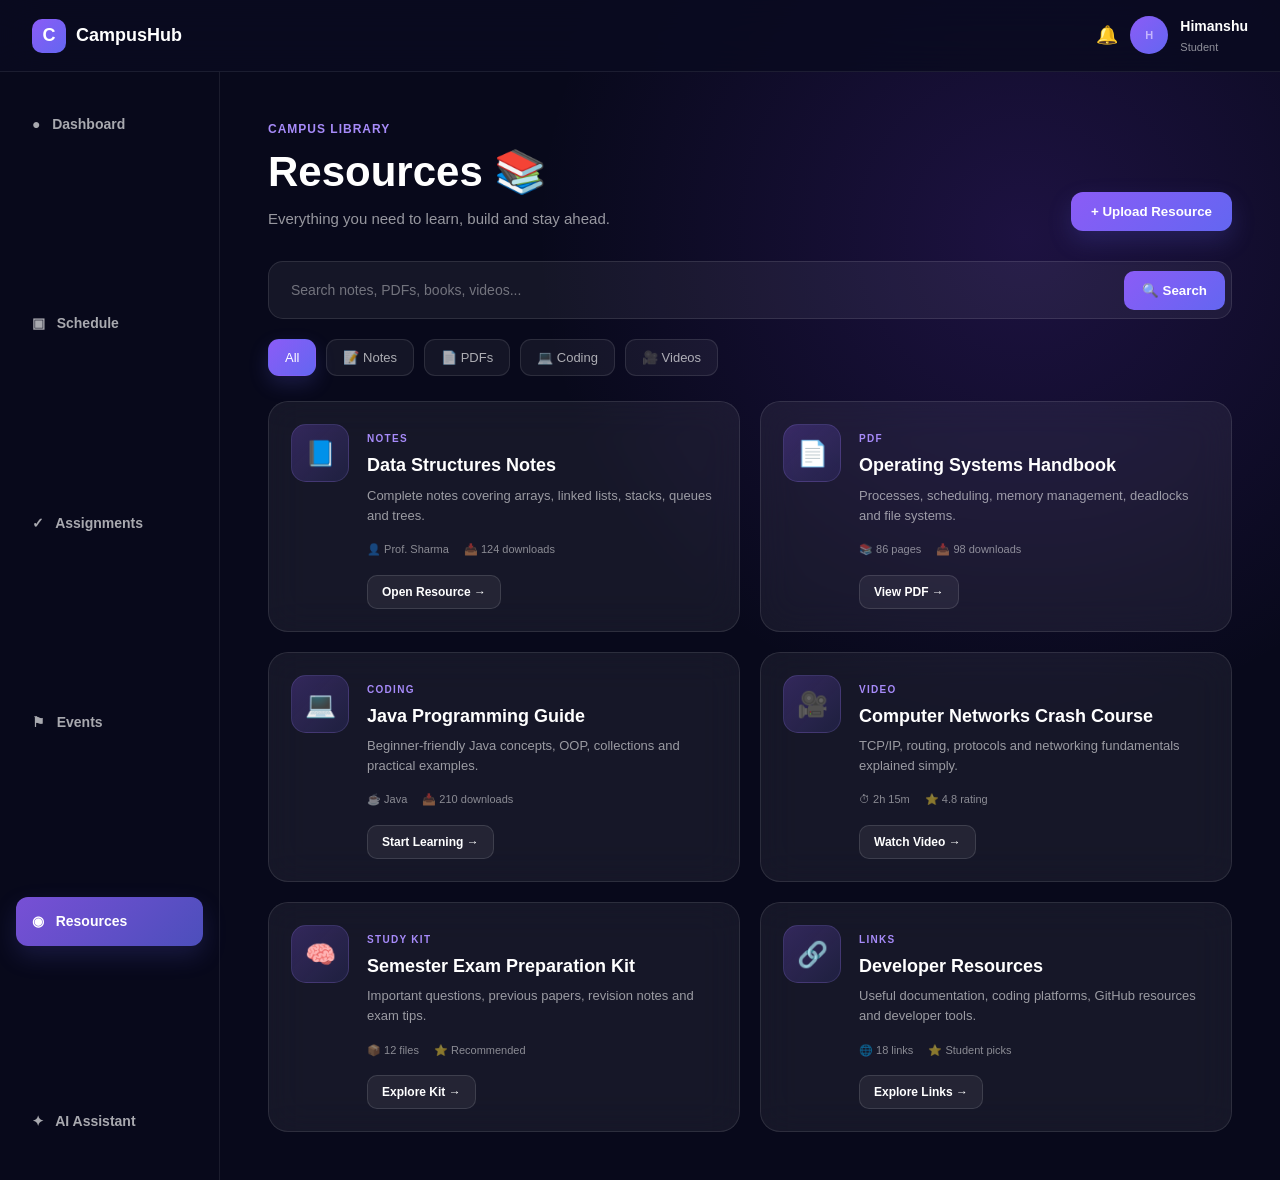
<file: resources.html>
<!DOCTYPE html>
<html lang="en">

<head>
    <meta charset="UTF-8">
    <meta name="viewport" content="width=device-width, initial-scale=1.0">

    <title>Resources | CampusHub</title>

    <link rel="stylesheet" href="style.css">
</head>

<body>

    <!-- =========================
         TOP BAR
    ========================== -->

    <header class="topbar">

        <div class="brand">
            <div class="brand-icon">C</div>
            <span>CampusHub</span>
        </div>

        <div class="profile">

            <div class="notification">
                🔔
            </div>

            <div class="avatar">
                H
            </div>

            <div>
                <strong>Himanshu</strong>
                <small>Student</small>
            </div>

        </div>

    </header>


    <!-- =========================
         APP LAYOUT
    ========================== -->

    <div class="app-layout">


        <!-- =========================
             SIDEBAR
        ========================== -->

        <aside class="sidebar">

            <a href="dashboard.html">
                ● &nbsp; Dashboard
            </a>

            <a href="schedule.html">
                ▣ &nbsp; Schedule
            </a>

            <a href="assignments.html">
                ✓ &nbsp; Assignments
            </a>

            <a href="events.html">
                ⚑ &nbsp; Events
            </a>

            <a href="resources.html" class="active">
                ◉ &nbsp; Resources
            </a>

            <a href="ai-assistant.html">
                ✦ &nbsp; AI Assistant
            </a>

        </aside>


        <!-- =========================
             MAIN CONTENT
        ========================== -->

        <main class="main-content">


            <!-- PAGE HEADER -->

            <div class="page-header">

                <div>

                    <span class="eyebrow">
                        CAMPUS LIBRARY
                    </span>

                    <h1>
                        Resources 📚
                    </h1>

                    <p>
                        Everything you need to learn, build and stay ahead.
                    </p>

                </div>

                <button class="primary-btn">
                    + Upload Resource
                </button>

            </div>


            <!-- =========================
                 SEARCH BAR
            ========================== -->

            <div class="resource-search">

                <input
                    type="text"
                    placeholder="Search notes, PDFs, books, videos..."
                >

                <button>
                    🔍 Search
                </button>

            </div>


            <!-- =========================
                 FILTERS
            ========================== -->

            <div class="resource-filters">

                <button class="resource-filter active">
                    All
                </button>

                <button class="resource-filter">
                    📝 Notes
                </button>

                <button class="resource-filter">
                    📄 PDFs
                </button>

                <button class="resource-filter">
                    💻 Coding
                </button>

                <button class="resource-filter">
                    🎥 Videos
                </button>

            </div>


            <!-- =========================
                 RESOURCE GRID
            ========================== -->

            <section class="resource-grid">


                <!-- RESOURCE 1 -->

                <article class="resource-card">

                    <div class="resource-icon">
                        📘
                    </div>

                    <div class="resource-content">

                        <span class="resource-type">
                            NOTES
                        </span>

                        <h2>
                            Data Structures Notes
                        </h2>

                        <p>
                            Complete notes covering arrays,
                            linked lists, stacks, queues and trees.
                        </p>

                        <div class="resource-meta">

                            <span>
                                👤 Prof. Sharma
                            </span>

                            <span>
                                📥 124 downloads
                            </span>

                        </div>

                        <button class="resource-btn">
                            Open Resource →
                        </button>

                    </div>

                </article>


                <!-- RESOURCE 2 -->

                <article class="resource-card">

                    <div class="resource-icon">
                        📄
                    </div>

                    <div class="resource-content">

                        <span class="resource-type">
                            PDF
                        </span>

                        <h2>
                            Operating Systems Handbook
                        </h2>

                        <p>
                            Processes, scheduling, memory management,
                            deadlocks and file systems.
                        </p>

                        <div class="resource-meta">

                            <span>
                                📚 86 pages
                            </span>

                            <span>
                                📥 98 downloads
                            </span>

                        </div>

                        <button class="resource-btn">
                            View PDF →
                        </button>

                    </div>

                </article>


                <!-- RESOURCE 3 -->

                <article class="resource-card">

                    <div class="resource-icon">
                        💻
                    </div>

                    <div class="resource-content">

                        <span class="resource-type">
                            CODING
                        </span>

                        <h2>
                            Java Programming Guide
                        </h2>

                        <p>
                            Beginner-friendly Java concepts,
                            OOP, collections and practical examples.
                        </p>

                        <div class="resource-meta">

                            <span>
                                ☕ Java
                            </span>

                            <span>
                                📥 210 downloads
                            </span>

                        </div>

                        <button class="resource-btn">
                            Start Learning →
                        </button>

                    </div>

                </article>


                <!-- RESOURCE 4 -->

                <article class="resource-card">

                    <div class="resource-icon">
                        🎥
                    </div>

                    <div class="resource-content">

                        <span class="resource-type">
                            VIDEO
                        </span>

                        <h2>
                            Computer Networks Crash Course
                        </h2>

                        <p>
                            TCP/IP, routing, protocols and networking
                            fundamentals explained simply.
                        </p>

                        <div class="resource-meta">

                            <span>
                                ⏱ 2h 15m
                            </span>

                            <span>
                                ⭐ 4.8 rating
                            </span>

                        </div>

                        <button class="resource-btn">
                            Watch Video →
                        </button>

                    </div>

                </article>


                <!-- RESOURCE 5 -->

                <article class="resource-card">

                    <div class="resource-icon">
                        🧠
                    </div>

                    <div class="resource-content">

                        <span class="resource-type">
                            STUDY KIT
                        </span>

                        <h2>
                            Semester Exam Preparation Kit
                        </h2>

                        <p>
                            Important questions, previous papers,
                            revision notes and exam tips.
                        </p>

                        <div class="resource-meta">

                            <span>
                                📦 12 files
                            </span>

                            <span>
                                ⭐ Recommended
                            </span>

                        </div>

                        <button class="resource-btn">
                            Explore Kit →
                        </button>

                    </div>

                </article>


                <!-- RESOURCE 6 -->

                <article class="resource-card">

                    <div class="resource-icon">
                        🔗
                    </div>

                    <div class="resource-content">

                        <span class="resource-type">
                            LINKS
                        </span>

                        <h2>
                            Developer Resources
                        </h2>

                        <p>
                            Useful documentation, coding platforms,
                            GitHub resources and developer tools.
                        </p>

                        <div class="resource-meta">

                            <span>
                                🌐 18 links
                            </span>

                            <span>
                                ⭐ Student picks
                            </span>

                        </div>

                        <button class="resource-btn">
                            Explore Links →
                        </button>

                    </div>

                </article>


            </section>

        </main>

    </div>

<script>
    const searchInput = document.querySelector(".resource-search input");
    const searchButton = document.querySelector(".resource-search button");

    const filters = document.querySelectorAll(".resource-filter");
    const resources = document.querySelectorAll(".resource-card");


    function filterResources() {

        const searchText =
            searchInput.value.toLowerCase().trim();

        const activeFilter =
            document.querySelector(".resource-filter.active");

        const filterText =
            activeFilter.textContent
                .toLowerCase()
                .replace(/[^\w\s]/gi, "")
                .trim();


        resources.forEach(resource => {

            const resourceText =
                resource.textContent.toLowerCase();

            const matchesSearch =
                resourceText.includes(searchText);


            let matchesFilter = true;


            if (filterText !== "all") {

                if (filterText === "notes") {

                    matchesFilter =
                        resourceText.includes("notes");

                }

                else if (filterText === "pdfs") {

                    matchesFilter =
                        resourceText.includes("pdf");

                }

                else if (filterText === "coding") {

                    matchesFilter =
                        resourceText.includes("coding") ||
                        resourceText.includes("java") ||
                        resourceText.includes("developer");

                }

                else if (filterText === "videos") {

                    matchesFilter =
                        resourceText.includes("video");

                }

            }


            if (matchesSearch && matchesFilter) {

                resource.style.display = "flex";

            } else {

                resource.style.display = "none";

            }

        });

    }


    /* SEARCH */

    searchButton.addEventListener(
        "click",
        filterResources
    );


    searchInput.addEventListener(
        "input",
        filterResources
    );


    /* FILTER BUTTONS */

    filters.forEach(filter => {

        filter.addEventListener("click", () => {

            filters.forEach(item => {

                item.classList.remove("active");

            });


            filter.classList.add("active");

            filterResources();

        });

    });

</script>
    <script src="script.js"></script>

</body>

</html>
</file>
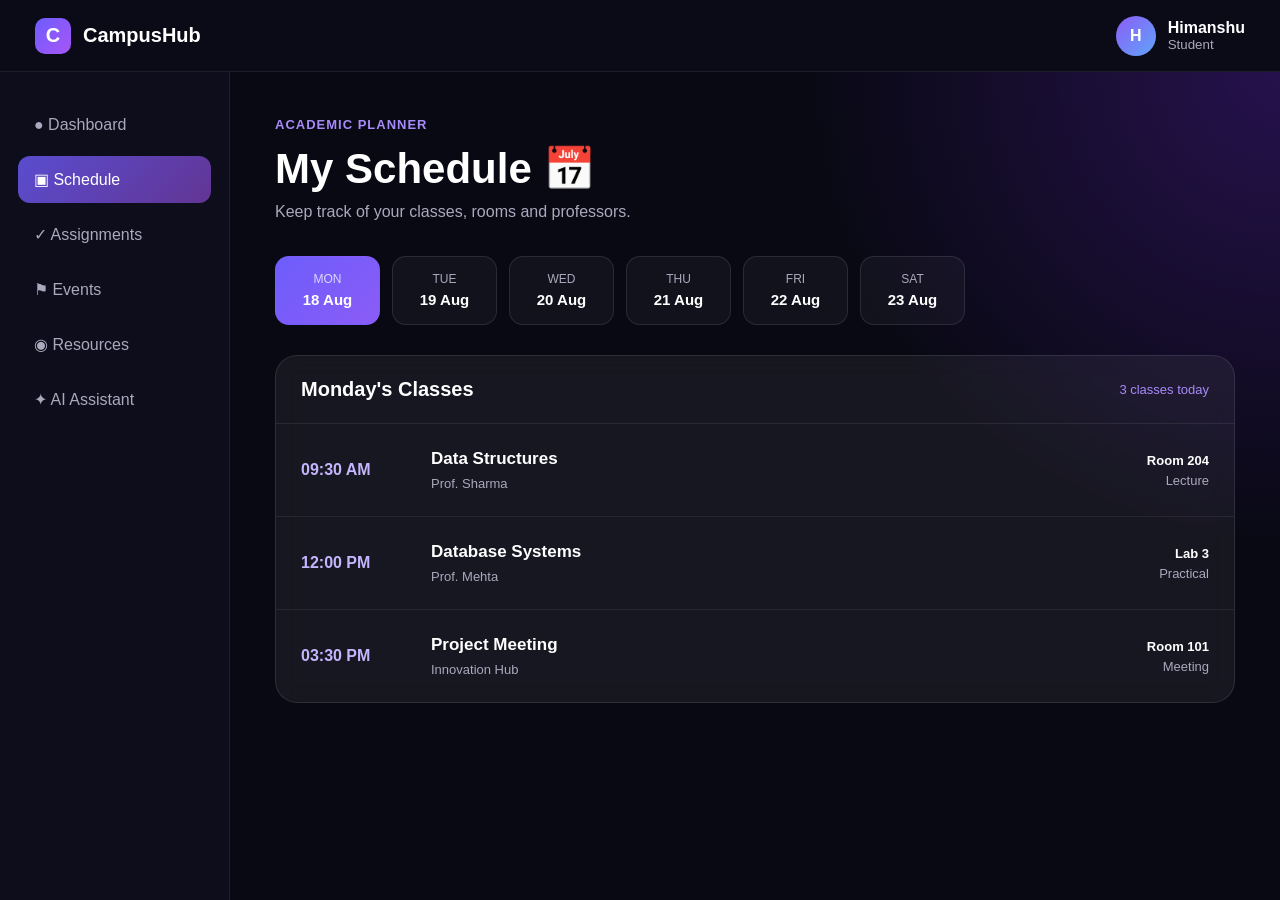
<file: schedule.html>
<!DOCTYPE html>
<html lang="en">
<head>
    <meta charset="UTF-8">
    <meta name="viewport" content="width=device-width, initial-scale=1.0">

    <title>Schedule | CampusHub</title>

    <style>
        * {
            margin: 0;
            padding: 0;
            box-sizing: border-box;
        }

        body {
            font-family: Arial, Helvetica, sans-serif;
            background: #090914;
            color: #ffffff;
            min-height: 100vh;
        }

        /* NAVBAR */
        .topbar {
            height: 72px;
            padding: 0 35px;
            display: flex;
            align-items: center;
            justify-content: space-between;
            border-bottom: 1px solid rgba(255,255,255,0.08);
            background: rgba(12, 12, 25, 0.95);
        }

        .logo {
            display: flex;
            align-items: center;
            gap: 12px;
            font-size: 20px;
            font-weight: 700;
        }

        .logo-box {
            width: 36px;
            height: 36px;
            border-radius: 10px;
            display: flex;
            align-items: center;
            justify-content: center;
            background: linear-gradient(135deg, #6d5dfc, #a855f7);
        }

        .profile {
            display: flex;
            align-items: center;
            gap: 12px;
        }

        .avatar {
            width: 40px;
            height: 40px;
            border-radius: 50%;
            background: linear-gradient(135deg, #8b5cf6, #60a5fa);
            display: flex;
            align-items: center;
            justify-content: center;
            font-weight: bold;
        }

        /* LAYOUT */
        .layout {
            display: flex;
            min-height: calc(100vh - 72px);
        }

        /* SIDEBAR */
        .sidebar {
            width: 230px;
            padding: 30px 18px;
            border-right: 1px solid rgba(255,255,255,0.08);
            background: #0d0d1b;
        }

        .sidebar a {
            display: block;
            text-decoration: none;
            color: #aaa9bd;
            padding: 14px 16px;
            margin-bottom: 8px;
            border-radius: 12px;
            transition: 0.2s;
        }

        .sidebar a:hover {
            color: white;
            background: rgba(139, 92, 246, 0.15);
        }

        .sidebar a.active {
            color: white;
            background: linear-gradient(
                135deg,
                rgba(109,93,252,0.8),
                rgba(168,85,247,0.55)
            );
        }

        /* MAIN */
        .main {
            flex: 1;
            padding: 45px;
            background:
                radial-gradient(
                    circle at top right,
                    rgba(91, 33, 182, 0.35),
                    transparent 35%
                );
        }

        .page-label {
            color: #a78bfa;
            font-size: 13px;
            font-weight: bold;
            letter-spacing: 1px;
            text-transform: uppercase;
            margin-bottom: 12px;
        }

        h1 {
            font-size: 42px;
            margin-bottom: 10px;
        }

        .subtitle {
            color: #aaa9bd;
            margin-bottom: 35px;
        }

        /* DAY SELECTOR */
        .days {
            display: flex;
            gap: 12px;
            margin-bottom: 30px;
            overflow-x: auto;
        }

        .day {
            min-width: 105px;
            padding: 15px 20px;
            border: 1px solid rgba(255,255,255,0.1);
            border-radius: 14px;
            background: rgba(255,255,255,0.04);
            cursor: pointer;
            text-align: center;
        }

        .day span {
            display: block;
            color: #aaa9bd;
            font-size: 12px;
            margin-bottom: 5px;
        }

        .day strong {
            font-size: 15px;
        }

        .day.active {
            background: linear-gradient(135deg, #6d5dfc, #8b5cf6);
            border-color: transparent;
        }

        .day.active span {
            color: #ddd6fe;
        }

        /* SCHEDULE CARD */
        .schedule-card {
            background: rgba(255,255,255,0.06);
            border: 1px solid rgba(255,255,255,0.1);
            border-radius: 22px;
            overflow: hidden;
            backdrop-filter: blur(12px);
        }

        .schedule-header {
            padding: 22px 25px;
            border-bottom: 1px solid rgba(255,255,255,0.08);
            display: flex;
            justify-content: space-between;
            align-items: center;
        }

        .schedule-header h2 {
            font-size: 20px;
        }

        .today {
            color: #a78bfa;
            font-size: 13px;
        }

        /* CLASS */
        .class-row {
            display: grid;
            grid-template-columns: 110px 1fr 130px;
            align-items: center;
            gap: 20px;
            padding: 25px;
            border-bottom: 1px solid rgba(255,255,255,0.07);
        }

        .class-row:last-child {
            border-bottom: none;
        }

        .time {
            color: #c4b5fd;
            font-weight: bold;
        }

        .subject {
            font-size: 17px;
            font-weight: bold;
            margin-bottom: 7px;
        }

        .professor {
            color: #aaa9bd;
            font-size: 13px;
        }

        .room {
            text-align: right;
            color: #aaa9bd;
            font-size: 13px;
        }

        .room strong {
            display: block;
            color: white;
            margin-bottom: 5px;
        }

        /* RESPONSIVE */
        @media (max-width: 800px) {

            .sidebar {
                width: 75px;
                padding: 20px 10px;
            }

            .sidebar a {
                font-size: 0;
                text-align: center;
            }

            .sidebar a::first-letter {
                font-size: 20px;
            }

            .main {
                padding: 25px 18px;
            }

            h1 {
                font-size: 32px;
            }

            .class-row {
                grid-template-columns: 1fr;
                gap: 10px;
            }

            .room {
                text-align: left;
            }
        }
    </style>
</head>

<body>

    <!-- TOP BAR -->
    <header class="topbar">

        <div class="logo">
            <div class="logo-box">C</div>
            CampusHub
        </div>

        <div class="profile">
            <div class="avatar">H</div>
            <div>
                <strong>Himanshu</strong>
                <small style="display:block;color:#aaa9bd;">Student</small>
            </div>
        </div>

    </header>


    <div class="layout">

        <!-- SIDEBAR -->
        <aside class="sidebar">

            <a href="dashboard.html">● Dashboard</a>

            <a href="schedule.html" class="active">▣ Schedule</a>

            <a href="#">✓ Assignments</a>

            <a href="#">⚑ Events</a>

            <a href="#">◉ Resources</a>

            <a href="#">✦ AI Assistant</a>

        </aside>


        <!-- MAIN CONTENT -->
        <main class="main">

            <div class="page-label">
                Academic Planner
            </div>

            <h1>My Schedule 📅</h1>

            <p class="subtitle">
                Keep track of your classes, rooms and professors.
            </p>


            <!-- DAYS -->
            <div class="days">

                <div class="day active">
                    <span>MON</span>
                    <strong>18 Aug</strong>
                </div>

                <div class="day">
                    <span>TUE</span>
                    <strong>19 Aug</strong>
                </div>

                <div class="day">
                    <span>WED</span>
                    <strong>20 Aug</strong>
                </div>

                <div class="day">
                    <span>THU</span>
                    <strong>21 Aug</strong>
                </div>

                <div class="day">
                    <span>FRI</span>
                    <strong>22 Aug</strong>
                </div>

                <div class="day">
                    <span>SAT</span>
                    <strong>23 Aug</strong>
                </div>

            </div>


            <!-- SCHEDULE -->
            <section class="schedule-card">

                <div class="schedule-header">

                    <h2>Monday's Classes</h2>

                    <div class="today">
                        3 classes today
                    </div>

                </div>


                <!-- CLASS 1 -->
                <div class="class-row">

                    <div class="time">
                        09:30 AM
                    </div>

                    <div>
                        <div class="subject">
                            Data Structures
                        </div>

                        <div class="professor">
                            Prof. Sharma
                        </div>
                    </div>

                    <div class="room">
                        <strong>Room 204</strong>
                        Lecture
                    </div>

                </div>


                <!-- CLASS 2 -->
                <div class="class-row">

                    <div class="time">
                        12:00 PM
                    </div>

                    <div>
                        <div class="subject">
                            Database Systems
                        </div>

                        <div class="professor">
                            Prof. Mehta
                        </div>
                    </div>

                    <div class="room">
                        <strong>Lab 3</strong>
                        Practical
                    </div>

                </div>


                <!-- CLASS 3 -->
                <div class="class-row">

                    <div class="time">
                        03:30 PM
                    </div>

                    <div>
                        <div class="subject">
                            Project Meeting
                        </div>

                        <div class="professor">
                            Innovation Hub
                        </div>
                    </div>

                    <div class="room">
                        <strong>Room 101</strong>
                        Meeting
                    </div>

                </div>

            </section>

        </main>

    </div>
<script>
    const scheduleData = {

        Monday: [
            {
                time: "09:30 AM",
                subject: "Data Structures",
                professor: "Prof. Sharma",
                room: "Room 204",
                type: "Lecture"
            },
            {
                time: "12:00 PM",
                subject: "Database Systems",
                professor: "Prof. Mehta",
                room: "Lab 3",
                type: "Practical"
            },
            {
                time: "03:30 PM",
                subject: "Project Meeting",
                professor: "Innovation Hub",
                room: "Room 101",
                type: "Meeting"
            }
        ],

        Tuesday: [
            {
                time: "10:00 AM",
                subject: "Operating Systems",
                professor: "Prof. Verma",
                room: "Room 305",
                type: "Lecture"
            },
            {
                time: "01:00 PM",
                subject: "Computer Networks",
                professor: "Prof. Singh",
                room: "Room 201",
                type: "Lecture"
            },
            {
                time: "04:00 PM",
                subject: "Java Programming",
                professor: "Prof. Patel",
                room: "Lab 2",
                type: "Practical"
            }
        ],

        Wednesday: [
            {
                time: "09:00 AM",
                subject: "Database Systems",
                professor: "Prof. Mehta",
                room: "Room 204",
                type: "Lecture"
            },
            {
                time: "11:30 AM",
                subject: "Web Development",
                professor: "Prof. Sharma",
                room: "Lab 1",
                type: "Practical"
            },
            {
                time: "02:30 PM",
                subject: "Software Engineering",
                professor: "Prof. Gupta",
                room: "Room 302",
                type: "Lecture"
            }
        ],

        Thursday: [
            {
                time: "10:00 AM",
                subject: "Computer Networks",
                professor: "Prof. Singh",
                room: "Room 205",
                type: "Lecture"
            },
            {
                time: "01:30 PM",
                subject: "Data Structures Lab",
                professor: "Prof. Sharma",
                room: "Lab 4",
                type: "Practical"
            }
        ],

        Friday: [
            {
                time: "09:30 AM",
                subject: "Operating Systems",
                professor: "Prof. Verma",
                room: "Room 204",
                type: "Lecture"
            },
            {
                time: "12:00 PM",
                subject: "Java Programming",
                professor: "Prof. Patel",
                room: "Lab 2",
                type: "Practical"
            },
            {
                time: "03:00 PM",
                subject: "Project Work",
                professor: "Innovation Hub",
                room: "Room 101",
                type: "Project"
            }
        ],

        Saturday: [
            {
                time: "10:00 AM",
                subject: "Software Engineering",
                professor: "Prof. Gupta",
                room: "Room 301",
                type: "Lecture"
            },
            {
                time: "12:30 PM",
                subject: "Web Development",
                professor: "Prof. Sharma",
                room: "Lab 1",
                type: "Practical"
            }
        ]
    };


    const days = document.querySelectorAll(".day");
    const scheduleCard = document.querySelector(".schedule-card");


    function showSchedule(dayName) {

        const classes = scheduleData[dayName];

        scheduleCard.innerHTML = `

            <div class="schedule-header">

                <h2>${dayName}'s Classes</h2>

                <div class="today">
                    ${classes.length} classes today
                </div>

            </div>

            ${classes.map(classItem => `

                <div class="class-row">

                    <div class="time">
                        ${classItem.time}
                    </div>

                    <div>

                        <div class="subject">
                            ${classItem.subject}
                        </div>

                        <div class="professor">
                            ${classItem.professor}
                        </div>

                    </div>

                    <div class="room">

                        <strong>
                            ${classItem.room}
                        </strong>

                        ${classItem.type}

                    </div>

                </div>

            `).join("")}
        `;
    }


    days.forEach((day, index) => {

        day.addEventListener("click", () => {

            days.forEach(item => {
                item.classList.remove("active");
            });

            day.classList.add("active");


            const dayNames = [
                "Monday",
                "Tuesday",
                "Wednesday",
                "Thursday",
                "Friday",
                "Saturday"
            ];

            showSchedule(dayNames[index]);

        });

    });

</script>
</body>
</html>
</file>
<file: style.css>
/* ================================
   GLOBAL STYLES
================================ */

:root {
    --background: #070b14;
    --background-light: #0d1320;
    --card: #111827;
    --card-light: #151e2e;

    --white: #f8fafc;
    --text: #cbd5e1;
    --muted: #8995a8;

    --primary: #7c5cff;
    --primary-light: #9b85ff;
    --blue: #38bdf8;
    --green: #34d399;
    --orange: #fb923c;
    --pink: #f472b6;

    --border: rgba(255, 255, 255, 0.08);

    --container-width: 1180px;
}


* {
    margin: 0;
    padding: 0;
    box-sizing: border-box;
}


html {
    scroll-behavior: smooth;
}


body {
    font-family: "Inter", sans-serif;
    background: var(--background);
    color: var(--white);
    line-height: 1.6;
}


a {
    text-decoration: none;
    color: inherit;
}


button {
    font-family: inherit;
}


.container {
    width: min(90%, var(--container-width));
    margin: 0 auto;
}


.section {
    padding: 110px 0;
}


/* ================================
   NAVBAR
================================ */

.navbar {
    position: sticky;
    top: 0;
    z-index: 1000;

    background: rgba(7, 11, 20, 0.85);
    backdrop-filter: blur(14px);

    border-bottom: 1px solid var(--border);
}


.nav-container {
    min-height: 72px;

    display: flex;
    align-items: center;
    justify-content: space-between;
}


.logo {
    display: flex;
    align-items: center;
    gap: 10px;

    font-size: 18px;
    font-weight: 700;
}


.logo-icon {
    width: 34px;
    height: 34px;

    display: grid;
    place-items: center;

    border-radius: 10px;

    background: linear-gradient(
        135deg,
        var(--primary),
        var(--blue)
    );

    color: white;
    font-weight: 800;
}


.nav-links {
    display: flex;
    gap: 34px;
}


.nav-links a {
    color: var(--muted);
    font-size: 14px;
    transition: color 0.2s ease;
}


.nav-links a:hover {
    color: var(--white);
}


.nav-button {
    padding: 10px 18px;

    border-radius: 8px;

    background: white;
    color: #080b12;

    font-size: 14px;
    font-weight: 600;

    transition: transform 0.2s ease;
}


.nav-button:hover {
    transform: translateY(-2px);
}


.menu-button {
    display: none;

    background: transparent;
    border: none;

    color: white;
    font-size: 25px;

    cursor: pointer;
}


/* ================================
   HERO
================================ */

.hero {
    position: relative;
    overflow: hidden;

    padding: 120px 0 100px;

    background:
        radial-gradient(
            circle at 75% 30%,
            rgba(124, 92, 255, 0.16),
            transparent 30%
        ),
        radial-gradient(
            circle at 20% 20%,
            rgba(56, 189, 248, 0.08),
            transparent 25%
        );
}


.hero-container {
    display: grid;
    grid-template-columns: 1fr 1fr;
    align-items: center;
    gap: 70px;
}


.badge {
    display: inline-block;

    margin-bottom: 24px;
    padding: 7px 12px;

    border: 1px solid rgba(124, 92, 255, 0.25);
    border-radius: 50px;

    background: rgba(124, 92, 255, 0.08);

    color: #b7aaff;

    font-size: 12px;
    font-weight: 600;
}


.hero h1 {
    max-width: 650px;

    font-size: clamp(46px, 6vw, 76px);
    line-height: 1.05;
    letter-spacing: -3px;
}


.hero h1 span {
    background: linear-gradient(
        90deg,
        #9b85ff,
        #38bdf8
    );

    -webkit-background-clip: text;
    background-clip: text;

    color: transparent;
}


.hero-description {
    max-width: 570px;

    margin-top: 25px;

    color: var(--text);

    font-size: 17px;
    line-height: 1.8;
}


.hero-buttons {
    display: flex;
    align-items: center;
    gap: 14px;

    margin-top: 35px;
}


.primary-button,
.secondary-button {
    display: inline-flex;
    align-items: center;
    justify-content: center;

    padding: 13px 20px;

    border-radius: 9px;

    font-size: 14px;
    font-weight: 600;

    cursor: pointer;
    transition: all 0.2s ease;
}


.primary-button {
    border: none;

    background: linear-gradient(
        135deg,
        var(--primary),
        #6650e8
    );

    color: white;

    box-shadow:
        0 10px 30px rgba(124, 92, 255, 0.2);
}


.primary-button:hover {
    transform: translateY(-2px);

    box-shadow:
        0 14px 35px rgba(124, 92, 255, 0.3);
}


.secondary-button {
    border: 1px solid var(--border);
    background: rgba(255, 255, 255, 0.03);

    color: var(--text);
}


.secondary-button:hover {
    background: rgba(255, 255, 255, 0.07);
}


.hero-stats {
    display: flex;
    gap: 35px;

    margin-top: 55px;
}


.hero-stats div {
    display: flex;
    flex-direction: column;
}


.hero-stats strong {
    font-size: 20px;
}


.hero-stats span {
    color: var(--muted);
    font-size: 11px;
}


/* ================================
   DASHBOARD PREVIEW
================================ */

.dashboard-wrapper {
    position: relative;
}


.dashboard-wrapper::before {
    content: "";

    position: absolute;

    width: 250px;
    height: 250px;

    top: 20%;
    left: 25%;

    background: var(--primary);

    filter: blur(100px);
    opacity: 0.18;

    z-index: -1;
}


.dashboard-card {
    padding: 25px;

    border: 1px solid var(--border);
    border-radius: 18px;

    background:
        linear-gradient(
            145deg,
            rgba(255, 255, 255, 0.07),
            rgba(255, 255, 255, 0.02)
        );

    box-shadow:
        0 30px 80px rgba(0, 0, 0, 0.35);
}


.dashboard-top {
    display: flex;
    align-items: center;
    justify-content: space-between;

    margin-bottom: 25px;
}


.small-text {
    display: block;

    margin-bottom: 3px;

    color: var(--muted);
    font-size: 11px;
}


.dashboard-top h3 {
    font-size: 17px;
}


.avatar {
    width: 38px;
    height: 38px;

    display: grid;
    place-items: center;

    border-radius: 50%;

    background: #282142;

    color: #c4b5fd;

    font-size: 11px;
    font-weight: 700;
}


.dashboard-grid {
    display: grid;
    grid-template-columns: 1fr 1fr;
    gap: 12px;

    margin-bottom: 20px;
}


.dashboard-box {
    padding: 16px;

    border: 1px solid var(--border);
    border-radius: 12px;

    background: rgba(255, 255, 255, 0.025);
}


.dashboard-box.purple {
    background: rgba(124, 92, 255, 0.09);
}


.box-label {
    display: block;

    margin-bottom: 7px;

    color: var(--muted);
    font-size: 10px;
}


.dashboard-box strong {
    display: block;

    font-size: 28px;
}


.dashboard-box small {
    color: var(--muted);
    font-size: 9px;
}


.schedule {
    padding: 17px;

    border: 1px solid var(--border);
    border-radius: 12px;

    background: rgba(255, 255, 255, 0.02);
}


.schedule-header {
    display: flex;
    justify-content: space-between;

    margin-bottom: 14px;

    font-size: 12px;
    font-weight: 600;
}


.muted {
    color: var(--muted);
}


.schedule-item {
    display: grid;
    grid-template-columns: 50px 1fr 8px;
    align-items: center;

    gap: 10px;

    padding: 13px 0;

    border-top: 1px solid var(--border);
}


.time {
    color: var(--muted);
    font-size: 9px;
}


.schedule-info {
    display: flex;
    flex-direction: column;
}


.schedule-info strong {
    font-size: 11px;
}


.schedule-info span {
    color: var(--muted);
    font-size: 9px;
}


.status-dot {
    width: 7px;
    height: 7px;

    border-radius: 50%;
}


.green {
    background: var(--green);
}


.purple-dot {
    background: var(--primary);
}


.orange {
    background: var(--orange);
}


/* ================================
   SECTION HEADINGS
================================ */

.section-heading {
    max-width: 650px;

    margin: 0 auto 60px;

    text-align: center;
}


.section-label {
    display: inline-block;

    margin-bottom: 14px;

    color: var(--primary-light);

    font-size: 11px;
    font-weight: 700;
    letter-spacing: 2px;
}


.section-heading h2 {
    margin-bottom: 15px;

    font-size: clamp(32px, 4vw, 48px);
    line-height: 1.15;
    letter-spacing: -1.5px;
}


.section-heading h2 span {
    color: var(--muted);
}


.section-heading p {
    color: var(--muted);
    font-size: 15px;
}


/* ================================
   FEATURES
================================ */

.features {
    background: var(--background-light);
}


.features-grid {
    display: grid;
    grid-template-columns: repeat(3, 1fr);
    gap: 16px;
}


.feature-card {
    padding: 28px;

    border: 1px solid var(--border);
    border-radius: 15px;

    background: rgba(255, 255, 255, 0.02);

    transition:
        transform 0.25s ease,
        border-color 0.25s ease,
        background 0.25s ease;
}


.feature-card:hover {
    transform: translateY(-5px);

    border-color: rgba(124, 92, 255, 0.3);

    background: rgba(255, 255, 255, 0.04);
}


.feature-icon {
    width: 43px;
    height: 43px;

    display: grid;
    place-items: center;

    margin-bottom: 22px;

    border-radius: 11px;

    font-size: 18px;
}


.blue {
    background: rgba(56, 189, 248, 0.1);
}


.purple {
    background: rgba(124, 92, 255, 0.12);
}


.green {
    background: rgba(52, 211, 153, 0.1);
}


.orange {
    background: rgba(251, 146, 60, 0.1);
}


.pink {
    background: rgba(244, 114, 182, 0.1);
}


.cyan {
    background: rgba(34, 211, 238, 0.1);
}


.feature-card h3 {
    margin-bottom: 10px;

    font-size: 17px;
}


.feature-card p {
    margin-bottom: 20px;

    color: var(--muted);

    font-size: 13px;
    line-height: 1.7;
}


.feature-card a {
    color: #a99aff;

    font-size: 12px;
    font-weight: 600;
}


/* ================================
   HOW IT WORKS
================================ */

.steps {
    max-width: 850px;

    margin: auto;

    display: flex;
    flex-direction: column;
}


.step {
    display: grid;
    grid-template-columns: 90px 1fr;

    gap: 30px;

    padding: 30px 0;

    border-bottom: 1px solid var(--border);
}


.step:first-child {
    border-top: 1px solid var(--border);
}


.step-number {
    color: var(--primary);

    font-size: 13px;
    font-weight: 700;
}


.step h3 {
    margin-bottom: 8px;

    font-size: 19px;
}


.step p {
    max-width: 600px;

    color: var(--muted);

    font-size: 14px;
}


/* ================================
   CTA
================================ */

.cta {
    padding-top: 30px;
}


.cta-card {
    position: relative;
    overflow: hidden;

    min-height: 360px;

    display: flex;
    align-items: center;

    padding: 60px;

    border: 1px solid rgba(124, 92, 255, 0.2);
    border-radius: 20px;

    background:
        radial-gradient(
            circle at 80% 50%,
            rgba(124, 92, 255, 0.2),
            transparent 40%
        ),
        linear-gradient(
            135deg,
            #11172a,
            #0c1120
        );
}


.cta-content {
    position: relative;
    z-index: 2;

    max-width: 570px;
}


.cta-content h2 {
    margin-bottom: 15px;

    font-size: clamp(34px, 4vw, 52px);
    line-height: 1.1;
    letter-spacing: -2px;
}


.cta-content h2 span {
    color: var(--primary-light);
}


.cta-content p {
    margin-bottom: 25px;

    color: var(--muted);

    font-size: 15px;
}


.cta-button {
    padding: 14px 22px;
}


/* Decorative cards */

.cta-decoration {
    position: absolute;

    right: 8%;
    top: 0;

    width: 300px;
    height: 100%;
}


.glow-circle {
    position: absolute;

    width: 220px;
    height: 220px;

    top: 50%;
    left: 50%;

    transform: translate(-50%, -50%);

    border-radius: 50%;

    background: var(--primary);

    filter: blur(80px);

    opacity: 0.25;
}


.floating-card {
    position: absolute;

    padding: 13px 18px;

    border: 1px solid var(--border);
    border-radius: 10px;

    background: rgba(15, 23, 42, 0.8);

    box-shadow: 0 15px 40px rgba(0, 0, 0, 0.25);

    color: var(--text);

    font-size: 12px;
}


.card-one {
    top: 25%;
    right: 15%;
}


.card-two {
    top: 45%;
    left: 5%;
}


.card-three {
    bottom: 20%;
    right: 5%;
}


/* ================================
   FOOTER
================================ */

footer {
    padding: 45px 0;

    border-top: 1px solid var(--border);

    background: #050810;
}


.footer-container {
    display: flex;
    align-items: center;
    justify-content: space-between;
}


footer p {
    margin-top: 8px;

    color: var(--muted);

    font-size: 12px;
}


.footer-right {
    color: var(--muted);

    font-size: 11px;
}


/* ================================
   RESPONSIVE DESIGN
================================ */

@media (max-width: 900px) {

    .hero-container {
        grid-template-columns: 1fr;

        gap: 60px;
    }


    .hero-content {
        text-align: center;
    }


    .hero-description {
        margin-left: auto;
        margin-right: auto;
    }


    .hero-buttons {
        justify-content: center;
    }


    .hero-stats {
        justify-content: center;
    }


    .features-grid {
        grid-template-columns: repeat(2, 1fr);
    }


    .dashboard-wrapper {
        max-width: 600px;
        width: 100%;
        margin: auto;
    }


    .cta-decoration {
        opacity: 0.35;
    }
}


@media (max-width: 650px) {

    .section {
        padding: 80px 0;
    }


    /* Mobile navbar */

    .nav-links {
        position: absolute;

        top: 72px;
        left: 0;

        width: 100%;

        display: none;
        flex-direction: column;

        gap: 0;

        padding: 10px 5% 20px;

        background: #080c15;

        border-bottom: 1px solid var(--border);
    }


    .nav-links.active {
        display: flex;
    }


    .nav-links a {
        padding: 14px 0;

        border-bottom: 1px solid var(--border);
    }


    .nav-button {
        display: none;
    }


    .menu-button {
        display: block;
    }


    /* Hero */

    .hero {
        padding: 80px 0;
    }


    .hero h1 {
        font-size: 45px;
        letter-spacing: -2px;
    }


    .hero-description {
        font-size: 15px;
    }


    .hero-buttons {
        flex-direction: column;
    }


    .primary-button,
    .secondary-button {
        width: 100%;
    }


    .hero-stats {
        gap: 20px;
    }


    /* Dashboard */

    .dashboard-card {
        padding: 17px;
    }


    .dashboard-grid {
        grid-template-columns: 1fr;
    }


    /* Features */

    .features-grid {
        grid-template-columns: 1fr;
    }


    /* Steps */

    .step {
        grid-template-columns: 50px 1fr;

        gap: 15px;
    }


    /* CTA */

    .cta-card {
        padding: 35px 25px;

        min-height: 400px;
    }


    .cta-decoration {
        right: -50px;

        opacity: 0.2;
    }


    /* Footer */

    .footer-container {
        flex-direction: column;

        align-items: flex-start;

        gap: 25px;
    }
}
/* =====================================================
   CAMPUSHUB DASHBOARD
   ===================================================== */

.dashboard-navbar {
    height: 72px;
    padding: 0 5%;
    display: flex;
    align-items: center;
    justify-content: space-between;

    background: rgba(10, 10, 25, 0.85);
    border-bottom: 1px solid rgba(255, 255, 255, 0.08);

    position: sticky;
    top: 0;
    z-index: 100;

    backdrop-filter: blur(20px);
}


/* ================= LOGO ================= */

.dashboard-logo {
    display: flex;
    align-items: center;
    gap: 12px;

    font-size: 20px;
    font-weight: 700;
    color: white;
}

.logo-icon {
    width: 38px;
    height: 38px;

    display: flex;
    align-items: center;
    justify-content: center;

    border-radius: 12px;

    background: linear-gradient(
        135deg,
        #7c5cff,
        #c77dff
    );

    color: white;
    font-weight: 800;
}


/* ================= PROFILE ================= */

.dashboard-nav-right {
    display: flex;
    align-items: center;
    gap: 22px;
}

.notification-btn {
    border: none;
    background: rgba(255, 255, 255, 0.07);

    width: 42px;
    height: 42px;

    border-radius: 12px;

    color: white;
    font-size: 17px;

    cursor: pointer;

    transition: 0.25s ease;
}

.notification-btn:hover {
    background: rgba(255, 255, 255, 0.14);
    transform: translateY(-2px);
}

.profile {
    display: flex;
    align-items: center;
    gap: 10px;

    color: white;
}

.profile-avatar {
    width: 40px;
    height: 40px;

    display: flex;
    align-items: center;
    justify-content: center;

    border-radius: 50%;

    background: linear-gradient(
        135deg,
        #7c5cff,
        #5ce1e6
    );

    font-weight: 700;
}

.profile strong {
    display: block;
    font-size: 14px;
}

.profile small {
    display: block;
    margin-top: 2px;

    color: #9a9aaf;
}


/* =====================================================
   DASHBOARD LAYOUT
   ===================================================== */

.dashboard-layout {
    min-height: calc(100vh - 72px);

    display: flex;

    background:
        radial-gradient(
            circle at 80% 10%,
            rgba(124, 92, 255, 0.16),
            transparent 30%
        ),
        #080816;
}


/* ================= SIDEBAR ================= */

.sidebar {
    width: 230px;

    padding: 28px 16px;

    border-right: 1px solid rgba(255, 255, 255, 0.07);

    display: flex;
    flex-direction: column;
    justify-content: space-between;

    flex-shrink: 0;
}

.sidebar nav,
.sidebar-bottom {
    display: flex;
    flex-direction: column;
    gap: 8px;
}

.sidebar-link {
    display: flex;
    align-items: center;
    gap: 13px;

    padding: 13px 15px;

    border-radius: 12px;

    color: #9999ad;
    text-decoration: none;

    font-size: 14px;
    font-weight: 500;

    transition: all 0.25s ease;
}

.sidebar-link span {
    width: 22px;
    text-align: center;
}

.sidebar-link:hover {
    color: white;
    background: rgba(255, 255, 255, 0.07);
    transform: translateX(3px);
}

.sidebar-link.active {
    color: white;

    background: linear-gradient(
        90deg,
        rgba(124, 92, 255, 0.25),
        rgba(124, 92, 255, 0.08)
    );

    border: 1px solid rgba(124, 92, 255, 0.2);
}


/* =====================================================
   MAIN CONTENT
   ===================================================== */

.dashboard-content {
    width: 100%;
    max-width: 1400px;

    margin: 0 auto;

    padding: 45px 5% 70px;
}


/* ================= WELCOME ================= */

.welcome-section {
    display: flex;
    align-items: center;
    justify-content: space-between;

    margin-bottom: 35px;
}

.eyebrow {
    color: #8d7cff;

    font-size: 12px;
    font-weight: 700;

    letter-spacing: 1.5px;

    margin-bottom: 10px;
}

.welcome-section h1 {
    margin: 0;

    color: white;

    font-size: clamp(30px, 4vw, 48px);

    letter-spacing: -1.5px;
}

.welcome-section p:not(.eyebrow) {
    color: #8f8fa3;

    margin-top: 10px;

    font-size: 15px;
}

.ai-button {
    padding: 13px 20px;

    border: 1px solid rgba(255, 255, 255, 0.12);

    border-radius: 12px;

    background: linear-gradient(
        135deg,
        #7c5cff,
        #a855f7
    );

    color: white;

    font-weight: 600;

    cursor: pointer;

    box-shadow:
        0 10px 30px rgba(124, 92, 255, 0.25);

    transition: 0.25s ease;
}

.ai-button:hover {
    transform: translateY(-3px);

    box-shadow:
        0 15px 35px rgba(124, 92, 255, 0.35);
}


/* =====================================================
   STAT CARDS
   ===================================================== */

.stats-grid {
    display: grid;

    grid-template-columns:
        repeat(3, 1fr);

    gap: 18px;

    margin-bottom: 22px;
}

.stat-card {
    padding: 22px;

    display: flex;
    align-items: center;

    gap: 18px;

    border-radius: 18px;

    background: rgba(255, 255, 255, 0.055);

    border: 1px solid rgba(255, 255, 255, 0.08);

    backdrop-filter: blur(15px);

    transition: 0.3s ease;
}

.stat-card:hover {
    transform: translateY(-4px);

    border-color:
        rgba(124, 92, 255, 0.4);

    background:
        rgba(124, 92, 255, 0.08);
}

.stat-icon {
    width: 50px;
    height: 50px;

    display: flex;
    align-items: center;
    justify-content: center;

    border-radius: 14px;

    background:
        rgba(124, 92, 255, 0.14);

    font-size: 22px;
}

.stat-card span {
    color: #9696aa;

    font-size: 13px;
}

.stat-card h2 {
    color: white;

    font-size: 30px;

    margin: 3px 0;
}

.stat-card small {
    color: #77778c;
}


/* =====================================================
   DASHBOARD CARDS
   ===================================================== */

.dashboard-grid {
    display: grid;

    grid-template-columns:
        1.4fr 1fr;

    gap: 20px;

    margin-bottom: 22px;
}

.dashboard-card {
    padding: 25px;

    border-radius: 20px;

    background:
        rgba(255, 255, 255, 0.055);

    border:
        1px solid rgba(255, 255, 255, 0.08);

    backdrop-filter: blur(20px);
}

.card-header {
    display: flex;

    align-items: center;

    justify-content: space-between;

    margin-bottom: 20px;
}

.card-label {
    color: #8c7cff;

    font-size: 10px;

    font-weight: 700;

    letter-spacing: 1.4px;
}

.card-header h2 {
    color: white;

    font-size: 21px;

    margin: 4px 0 0;
}

.card-header a {
    color: #9b8cff;

    font-size: 12px;

    text-decoration: none;
}


/* =====================================================
   CLASS LIST
   ===================================================== */

.class-list {
    display: flex;

    flex-direction: column;
}

.class-item {
    display: flex;

    align-items: center;

    gap: 18px;

    padding: 18px 0;

    border-bottom:
        1px solid rgba(255, 255, 255, 0.07);
}

.class-item:last-child {
    border-bottom: none;
}

.class-time {
    width: 55px;

    color: white;

    text-align: center;
}

.class-time strong {
    display: block;

    font-size: 14px;
}

.class-time span {
    color: #77778b;

    font-size: 10px;
}

.class-info {
    flex: 1;
}

.class-info strong {
    display: block;

    color: white;

    font-size: 14px;
}

.class-info span {
    display: block;

    color: #77778c;

    margin-top: 4px;

    font-size: 12px;
}

.class-dot {
    width: 9px;
    height: 9px;

    border-radius: 50%;
}

.purple {
    background: #a78bfa;
}

.blue {
    background: #60a5fa;
}

.orange {
    background: #fb923c;
}


/* =====================================================
   ASSIGNMENTS
   ===================================================== */

.assignment-list {
    display: flex;

    flex-direction: column;
}

.assignment {
    display: flex;

    align-items: center;

    gap: 12px;

    padding: 15px 0;

    border-bottom:
        1px solid rgba(255, 255, 255, 0.07);
}

.assignment:last-child {
    border-bottom: none;
}

.assignment-icon {
    width: 38px;
    height: 38px;

    display: flex;
    align-items: center;
    justify-content: center;

    border-radius: 10px;

    background:
        rgba(124, 92, 255, 0.15);

    color: #b6a9ff;

    font-size: 11px;

    font-weight: 700;
}

.assignment-info {
    flex: 1;
}

.assignment-info strong {
    display: block;

    color: white;

    font-size: 13px;
}

.assignment-info span {
    display: block;

    color: #77778c;

    font-size: 11px;

    margin-top: 4px;
}

.priority {
    padding: 5px 9px;

    border-radius: 20px;

    font-size: 10px;

    font-weight: 600;
}

.priority.high {
    background: rgba(248, 113, 113, 0.12);
    color: #f87171;
}

.priority.medium {
    background: rgba(251, 191, 36, 0.12);
    color: #fbbf24;
}

.priority.low {
    background: rgba(74, 222, 128, 0.12);
    color: #4ade80;
}


/* =====================================================
   AI CARD
   ===================================================== */

.ai-card {
    position: relative;

    overflow: hidden;

    display: flex;

    align-items: center;

    justify-content: space-between;

    padding: 35px;

    border-radius: 22px;

    background:
        linear-gradient(
            120deg,
            rgba(124, 92, 255, 0.25),
            rgba(92, 225, 230, 0.10)
        );

    border:
        1px solid rgba(124, 92, 255, 0.25);
}

.ai-content {
    max-width: 650px;
}

.ai-badge {
    display: inline-block;

    padding: 6px 10px;

    border-radius: 20px;

    background:
        rgba(255, 255, 255, 0.09);

    color: #c4b5fd;

    font-size: 10px;

    font-weight: 700;

    letter-spacing: 1px;
}

.ai-card h2 {
    color: white;

    font-size: 26px;

    margin: 12px 0 8px;
}

.ai-card p {
    color: #a1a1b4;

    line-height: 1.6;

    font-size: 13px;

    max-width: 600px;
}

.ai-main-button {
    margin-top: 15px;

    padding: 11px 17px;

    border: none;

    border-radius: 10px;

    background: white;

    color: #151525;

    font-weight: 700;

    cursor: pointer;

    transition: 0.25s ease;
}

.ai-main-button:hover {
    transform: translateY(-2px);

    box-shadow:
        0 8px 25px rgba(0, 0, 0, 0.25);
}

.ai-visual {
    font-size: 80px;

    opacity: 0.85;

    filter:
        drop-shadow(
            0 15px 30px rgba(124, 92, 255, 0.4)
        );
}


/* =====================================================
   RESPONSIVE — TABLET
   ===================================================== */

@media (max-width: 900px) {

    .sidebar {
        width: 190px;
    }

    .stats-grid {
        grid-template-columns: 1fr;
    }

    .dashboard-grid {
        grid-template-columns: 1fr;
    }

}


/* =====================================================
   RESPONSIVE — MOBILE
   ===================================================== */

@media (max-width: 650px) {

    .dashboard-navbar {
        padding: 0 20px;
    }

    .profile div:last-child {
        display: none;
    }

    .sidebar {
        display: none;
    }

    .dashboard-content {
        padding: 30px 20px 50px;
    }

    .welcome-section {
        align-items: flex-start;

        flex-direction: column;

        gap: 20px;
    }

    .welcome-section h1 {
        font-size: 32px;
    }

    .stats-grid {
        grid-template-columns: 1fr;
    }

    .dashboard-grid {
        grid-template-columns: 1fr;
    }

    .ai-card {
        padding: 25px;

        flex-direction: column;

        align-items: flex-start;
    }

    .ai-visual {
        display: none;
    }

}
/* =========================================================
   EVENTS PAGE
   ========================================================= */

.event-filters {
    display: flex;
    gap: 12px;
    margin: 28px 0;
    flex-wrap: wrap;
}

.filter {
    border: 1px solid rgba(255, 255, 255, 0.12);
    background: rgba(255, 255, 255, 0.05);
    color: #ffffff;
    padding: 10px 18px;
    border-radius: 12px;
    font-size: 14px;
    cursor: pointer;
    transition: 0.25s ease;
}

.filter:hover {
    background: rgba(255, 255, 255, 0.10);
    transform: translateY(-2px);
}

.filter.active {
    background: linear-gradient(
        135deg,
        #8b5cf6,
        #6366f1
    );
    border-color: transparent;
}


/* EVENTS GRID */

.events-grid {
    display: grid;
    grid-template-columns: repeat(2, minmax(0, 1fr));
    gap: 22px;
}


/* EVENT CARD */

.event-card {
    display: flex;
    gap: 22px;

    padding: 24px;

    border-radius: 22px;

    background: rgba(255, 255, 255, 0.07);

    border: 1px solid rgba(255, 255, 255, 0.12);

    backdrop-filter: blur(18px);

    box-shadow:
        0 20px 50px rgba(0, 0, 0, 0.18);

    transition:
        transform 0.25s ease,
        border-color 0.25s ease,
        box-shadow 0.25s ease;
}

.event-card:hover {
    transform: translateY(-6px);

    border-color: rgba(167, 139, 250, 0.45);

    box-shadow:
        0 25px 60px rgba(91, 33, 182, 0.25);
}


/* EVENT DATE */

.event-date {
    min-width: 82px;
    height: 92px;

    display: flex;
    flex-direction: column;
    align-items: center;
    justify-content: center;

    border-radius: 18px;

    background:
        linear-gradient(
            145deg,
            rgba(139, 92, 246, 0.9),
            rgba(99, 102, 241, 0.75)
        );

    box-shadow:
        0 12px 30px rgba(99, 102, 241, 0.25);
}

.event-date span {
    font-size: 12px;
    font-weight: 700;
    letter-spacing: 1.5px;
    opacity: 0.85;
}

.event-date strong {
    font-size: 32px;
    line-height: 1;
    margin-top: 5px;
}


/* EVENT CONTENT */

.event-info {
    flex: 1;
}

.event-tag {
    display: inline-block;

    padding: 5px 10px;

    border-radius: 8px;

    font-size: 10px;
    font-weight: 800;

    letter-spacing: 1px;

    margin-bottom: 10px;
}

.event-tag.tech {
    background: rgba(96, 165, 250, 0.16);
    color: #93c5fd;
}

.event-tag.cultural {
    background: rgba(244, 114, 182, 0.16);
    color: #f9a8d4;
}

.event-tag.academic {
    background: rgba(167, 139, 250, 0.18);
    color: #c4b5fd;
}

.event-tag.sports {
    background: rgba(74, 222, 128, 0.16);
    color: #86efac;
}

.event-info h2 {
    margin: 0 0 10px;

    font-size: 20px;
    font-weight: 700;

    color: #ffffff;
}

.event-info p {
    margin: 0 0 18px;

    color: rgba(255, 255, 255, 0.62);

    font-size: 14px;
    line-height: 1.6;
}


/* EVENT META */

.event-meta {
    display: flex;
    gap: 18px;

    flex-wrap: wrap;

    margin-bottom: 18px;

    color: rgba(255, 255, 255, 0.65);

    font-size: 12px;
}


/* EVENT BUTTON */

.event-btn {
    border: 1px solid rgba(255, 255, 255, 0.14);

    background: rgba(255, 255, 255, 0.07);

    color: #ffffff;

    padding: 9px 15px;

    border-radius: 10px;

    font-size: 13px;
    font-weight: 600;

    cursor: pointer;

    transition: 0.25s ease;
}

.event-btn:hover {
    background: linear-gradient(
        135deg,
        #8b5cf6,
        #6366f1
    );

    border-color: transparent;

    transform: translateY(-2px);
}


/* CREATE EVENT BUTTON */

.primary-btn {
    border: none;

    padding: 12px 20px;

    border-radius: 12px;

    background: linear-gradient(
        135deg,
        #8b5cf6,
        #6366f1
    );

    color: white;

    font-weight: 700;

    cursor: pointer;

    box-shadow:
        0 10px 25px rgba(99, 102, 241, 0.25);

    transition: 0.25s ease;
}

.primary-btn:hover {
    transform: translateY(-2px);

    box-shadow:
        0 15px 35px rgba(99, 102, 241, 0.35);
}


/* =========================================================
   MOBILE
   ========================================================= */

@media (max-width: 900px) {

    .events-grid {
        grid-template-columns: 1fr;
    }

    .event-card {
        padding: 20px;
    }

}


@media (max-width: 600px) {

    .event-card {
        flex-direction: column;
    }

    .event-date {
        width: 82px;
    }

    .page-header {
        flex-direction: column;
        align-items: flex-start;
        gap: 18px;
    }

}
/* =========================================================
   EVENTS PAGE - LAYOUT FIX
   ========================================================= */

body {
    margin: 0;
    min-height: 100vh;
    background:
        radial-gradient(
            circle at 80% 20%,
            rgba(124, 58, 237, 0.18),
            transparent 35%
        ),
        #08091b;
    color: #fff;
    font-family: Arial, sans-serif;
}


/* TOP BAR */

.topbar {
    height: 72px;
    padding: 0 32px;

    display: flex;
    align-items: center;
    justify-content: space-between;

    box-sizing: border-box;

    border-bottom: 1px solid rgba(255,255,255,0.08);

    background: rgba(10, 11, 32, 0.85);

    backdrop-filter: blur(20px);
}


/* BRAND */

.brand {
    display: flex;
    align-items: center;
    gap: 10px;

    font-size: 18px;
    font-weight: 800;
}

.brand-icon {
    width: 34px;
    height: 34px;

    display: flex;
    align-items: center;
    justify-content: center;

    border-radius: 10px;

    background: linear-gradient(
        135deg,
        #8b5cf6,
        #6366f1
    );

    font-weight: 800;
}


/* PROFILE */

.profile {
    display: flex;
    align-items: center;
    gap: 12px;
}

.profile small {
    display: block;

    margin-top: 2px;

    color: rgba(255,255,255,0.55);
    font-size: 11px;
}

.avatar {
    width: 38px;
    height: 38px;

    display: flex;
    align-items: center;
    justify-content: center;

    border-radius: 50%;

    background: linear-gradient(
        135deg,
        #8b5cf6,
        #6366f1
    );

    font-weight: 700;
}

.notification {
    font-size: 18px;
}


/* APP LAYOUT */

.app-layout {
    display: flex;
    min-height: calc(100vh - 72px);
}


/* SIDEBAR */

.sidebar {
    width: 220px;
    flex-shrink: 0;

    padding: 28px 16px;

    box-sizing: border-box;

    border-right: 1px solid rgba(255,255,255,0.08);

    background: rgba(9, 10, 29, 0.65);
}

.sidebar a {
    display: block;

    padding: 13px 16px;
    margin-bottom: 7px;

    border-radius: 12px;

    color: rgba(255,255,255,0.65);

    text-decoration: none;

    font-size: 14px;
    font-weight: 600;

    transition: 0.2s ease;
}

.sidebar a:hover {
    color: white;
    background: rgba(255,255,255,0.07);
}

.sidebar a.active {
    color: white;

    background: linear-gradient(
        135deg,
        rgba(139,92,246,0.85),
        rgba(99,102,241,0.75)
    );

    box-shadow:
        0 10px 25px rgba(99,102,241,0.18);
}


/* MAIN CONTENT */

.main-content {
    flex: 1;

    padding: 48px;

    max-width: 1400px;

    box-sizing: border-box;
}


/* PAGE HEADER */

.page-header {
    display: flex;

    align-items: flex-end;
    justify-content: space-between;

    gap: 30px;

    margin-bottom: 20px;
}

.eyebrow {
    display: block;

    margin-bottom: 10px;

    color: #a78bfa;

    font-size: 12px;
    font-weight: 800;

    letter-spacing: 1px;
}

.page-header h1 {
    margin: 0;

    font-size: 42px;
    line-height: 1.1;
}

.page-header p {
    margin: 12px 0 0;

    color: rgba(255,255,255,0.58);

    font-size: 15px;
}


/* MOBILE */

@media (max-width: 800px) {

    .sidebar {
        width: 170px;
    }

    .main-content {
        padding: 30px 20px;
    }

}

@media (max-width: 600px) {

    .app-layout {
        flex-direction: column;
    }

    .sidebar {
        width: 100%;
        display: flex;
        overflow-x: auto;
        padding: 10px;
    }

    .sidebar a {
        white-space: nowrap;
    }

    .main-content {
        padding: 25px 16px;
    }

    .page-header {
        align-items: flex-start;
        flex-direction: column;
    }

}
/* =========================================================
   RESOURCES PAGE
   ========================================================= */

.resource-search {
    width: 100%;

    display: flex;
    align-items: center;

    margin: 30px 0 20px;

    padding: 6px;

    border-radius: 15px;

    background: rgba(255, 255, 255, 0.055);

    border: 1px solid rgba(255, 255, 255, 0.1);

    box-sizing: border-box;
}

.resource-search input {
    flex: 1;

    min-width: 0;

    padding: 14px 16px;

    border: none;
    outline: none;

    background: transparent;

    color: white;

    font-size: 14px;
}

.resource-search input::placeholder {
    color: rgba(255, 255, 255, 0.4);
}

.resource-search button {
    border: none;

    padding: 12px 18px;

    border-radius: 10px;

    background: linear-gradient(
        135deg,
        #8b5cf6,
        #6366f1
    );

    color: white;

    font-weight: 600;

    cursor: pointer;

    transition: 0.25s ease;
}

.resource-search button:hover {
    transform: translateY(-2px);

    box-shadow:
        0 10px 25px rgba(99, 102, 241, 0.3);
}


/* =========================================================
   RESOURCE FILTERS
   ========================================================= */

.resource-filters {
    display: flex;

    gap: 10px;

    flex-wrap: wrap;

    margin-bottom: 25px;
}

.resource-filter {
    padding: 10px 16px;

    border-radius: 11px;

    border: 1px solid rgba(255, 255, 255, 0.1);

    background: rgba(255, 255, 255, 0.05);

    color: rgba(255, 255, 255, 0.65);

    font-size: 13px;

    cursor: pointer;

    transition: 0.25s ease;
}

.resource-filter:hover {
    color: white;

    background:
        rgba(255, 255, 255, 0.09);

    transform: translateY(-2px);
}

.resource-filter.active {
    color: white;

    border-color: transparent;

    background:
        linear-gradient(
            135deg,
            #8b5cf6,
            #6366f1
        );

    box-shadow:
        0 8px 20px rgba(99, 102, 241, 0.2);
}


/* =========================================================
   RESOURCE GRID
   ========================================================= */

.resource-grid {
    display: grid;

    grid-template-columns:
        repeat(2, minmax(0, 1fr));

    gap: 20px;
}


/* =========================================================
   RESOURCE CARD
   ========================================================= */

.resource-card {
    display: flex;

    gap: 18px;

    padding: 22px;

    border-radius: 20px;

    background:
        rgba(255, 255, 255, 0.06);

    border:
        1px solid rgba(255, 255, 255, 0.1);

    backdrop-filter: blur(18px);

    transition:
        transform 0.25s ease,
        border-color 0.25s ease,
        box-shadow 0.25s ease;
}

.resource-card:hover {
    transform: translateY(-5px);

    border-color:
        rgba(167, 139, 250, 0.4);

    box-shadow:
        0 20px 45px rgba(76, 29, 149, 0.2);
}


/* =========================================================
   RESOURCE ICON
   ========================================================= */

.resource-icon {
    width: 58px;
    height: 58px;

    flex-shrink: 0;

    display: flex;

    align-items: center;
    justify-content: center;

    border-radius: 15px;

    background:
        linear-gradient(
            135deg,
            rgba(139, 92, 246, 0.25),
            rgba(99, 102, 241, 0.12)
        );

    border:
        1px solid rgba(167, 139, 250, 0.18);

    font-size: 25px;
}


/* =========================================================
   RESOURCE CONTENT
   ========================================================= */

.resource-content {
    min-width: 0;

    flex: 1;
}

.resource-type {
    display: inline-block;

    margin-bottom: 7px;

    color: #a78bfa;

    font-size: 10px;

    font-weight: 800;

    letter-spacing: 1.3px;
}

.resource-content h2 {
    margin: 0 0 8px;

    color: white;

    font-size: 18px;

    line-height: 1.3;
}

.resource-content p {
    margin: 0 0 15px;

    color:
        rgba(255, 255, 255, 0.57);

    font-size: 13px;

    line-height: 1.55;
}


/* =========================================================
   RESOURCE META
   ========================================================= */

.resource-meta {
    display: flex;

    gap: 15px;

    flex-wrap: wrap;

    margin-bottom: 16px;

    color:
        rgba(255, 255, 255, 0.5);

    font-size: 11px;
}


/* =========================================================
   RESOURCE BUTTON
   ========================================================= */

.resource-btn {
    border: 1px solid
        rgba(255, 255, 255, 0.12);

    background:
        rgba(255, 255, 255, 0.06);

    color: white;

    padding: 9px 14px;

    border-radius: 10px;

    font-size: 12px;

    font-weight: 600;

    cursor: pointer;

    transition: 0.25s ease;
}

.resource-btn:hover {
    border-color: transparent;

    background:
        linear-gradient(
            135deg,
            #8b5cf6,
            #6366f1
        );

    transform: translateY(-2px);
}


/* =========================================================
   UPLOAD BUTTON
   ========================================================= */

.primary-btn {
    border: none;

    padding: 12px 20px;

    border-radius: 12px;

    background:
        linear-gradient(
            135deg,
            #8b5cf6,
            #6366f1
        );

    color: white;

    font-weight: 700;

    cursor: pointer;

    transition: 0.25s ease;

    box-shadow:
        0 10px 25px rgba(99, 102, 241, 0.2);
}

.primary-btn:hover {
    transform: translateY(-2px);

    box-shadow:
        0 15px 30px rgba(99, 102, 241, 0.3);
}


/* =========================================================
   RESOURCE PAGE RESPONSIVE
   ========================================================= */

@media (max-width: 950px) {

    .resource-grid {
        grid-template-columns: 1fr;
    }

}


@media (max-width: 600px) {

    .resource-search {
        flex-direction: column;

        align-items: stretch;

        padding: 8px;
    }

    .resource-search button {
        width: 100%;
    }

    .resource-card {
        padding: 18px;

        gap: 14px;
    }

    .resource-icon {
        width: 48px;
        height: 48px;

        font-size: 21px;
    }

    .resource-content h2 {
        font-size: 16px;
    }

}
/* =========================================================
   CAMPUS AI PAGE
   ========================================================= */

.ai-main {
    flex: 1;

    min-width: 0;

    display: flex;
    flex-direction: column;

    height: calc(100vh - 72px);

    background:
        radial-gradient(
            circle at 80% 10%,
            rgba(124, 58, 237, 0.18),
            transparent 35%
        );
}


/* =========================================================
   AI HEADER
   ========================================================= */

.ai-header {
    padding: 28px 40px;

    display: flex;
    align-items: center;

    gap: 16px;

    border-bottom:
        1px solid rgba(255,255,255,0.08);

    background:
        rgba(10, 10, 25, 0.45);
}

.ai-avatar {
    width: 52px;
    height: 52px;

    display: flex;
    align-items: center;
    justify-content: center;

    border-radius: 16px;

    font-size: 26px;

    background:
        linear-gradient(
            135deg,
            #8b5cf6,
            #6366f1
        );

    box-shadow:
        0 10px 30px
        rgba(99,102,241,0.3);
}

.ai-header h1 {
    margin: 0;

    color: white;

    font-size: 24px;
}

.ai-header p {
    margin: 5px 0 0;

    color:
        rgba(255,255,255,0.55);

    font-size: 13px;
}

.online-status {
    margin-left: auto;

    display: flex;
    align-items: center;

    gap: 7px;

    color: #86efac;

    font-size: 12px;
}

.online-status span {
    width: 7px;
    height: 7px;

    border-radius: 50%;

    background: #4ade80;

    box-shadow:
        0 0 10px #4ade80;
}


/* =========================================================
   CHAT AREA
   ========================================================= */

.chat-container {
    flex: 1;

    overflow-y: auto;

    padding: 35px 40px;

    max-width: 900px;

    width: 100%;

    margin: 0 auto;

    box-sizing: border-box;

    scroll-behavior: smooth;
}


/* SCROLLBAR */

.chat-container::-webkit-scrollbar {
    width: 6px;
}

.chat-container::-webkit-scrollbar-track {
    background: transparent;
}

.chat-container::-webkit-scrollbar-thumb {
    background:
        rgba(139,92,246,0.35);

    border-radius: 10px;
}


/* =========================================================
   AI MESSAGE
   ========================================================= */

.ai-message {
    display: flex;

    align-items: flex-start;

    gap: 12px;

    margin-bottom: 24px;
}

.message-avatar {
    width: 36px;
    height: 36px;

    flex-shrink: 0;

    display: flex;
    align-items: center;
    justify-content: center;

    border-radius: 11px;

    background:
        linear-gradient(
            135deg,
            #8b5cf6,
            #6366f1
        );

    font-size: 17px;
}

.message-content {
    max-width: 680px;
}

.message-name {
    margin-bottom: 6px;

    color: #c4b5fd;

    font-size: 12px;

    font-weight: 700;
}

.message-bubble {
    padding: 16px 18px;

    border-radius: 6px 17px 17px 17px;

    background:
        rgba(255,255,255,0.065);

    border:
        1px solid rgba(255,255,255,0.08);

    color:
        rgba(255,255,255,0.82);

    font-size: 14px;

    line-height: 1.65;
}


/* =========================================================
   USER MESSAGE
   ========================================================= */

.user-message {
    display: flex;

    justify-content: flex-end;

    align-items: flex-start;

    gap: 12px;

    margin: 30px 0;
}

.user-avatar {
    width: 36px;
    height: 36px;

    flex-shrink: 0;

    display: flex;
    align-items: center;
    justify-content: center;

    border-radius: 50%;

    background:
        linear-gradient(
            135deg,
            #6366f1,
            #a855f7
        );

    font-weight: 700;

    font-size: 13px;
}

.user-bubble {
    max-width: 600px;

    padding: 13px 17px;

    border-radius:
        17px 6px 17px 17px;

    background:
        linear-gradient(
            135deg,
            #7c3aed,
            #6366f1
        );

    color: white;

    font-size: 14px;

    line-height: 1.5;

    box-shadow:
        0 8px 25px
        rgba(99,102,241,0.2);
}


/* =========================================================
   SUGGESTIONS
   ========================================================= */

.suggestions {
    display: flex;

    flex-wrap: wrap;

    gap: 10px;

    margin:
        5px 0 35px 48px;
}

.suggestion {
    padding: 10px 14px;

    border-radius: 12px;

    border:
        1px solid rgba(255,255,255,0.1);

    background:
        rgba(255,255,255,0.045);

    color:
        rgba(255,255,255,0.7);

    font-size: 12px;

    cursor: pointer;

    transition: 0.25s ease;
}

.suggestion:hover {
    color: white;

    background:
        rgba(139,92,246,0.15);

    border-color:
        rgba(139,92,246,0.35);

    transform: translateY(-2px);
}


/* =========================================================
   INPUT AREA
   ========================================================= */

.chat-input-area {
    padding: 18px 40px 25px;

    width: 100%;

    max-width: 980px;

    margin: 0 auto;

    box-sizing: border-box;
}

.chat-input-wrapper {
    display: flex;

    align-items: center;

    gap: 10px;

    padding: 7px;

    border-radius: 16px;

    background:
        rgba(255,255,255,0.07);

    border:
        1px solid rgba(255,255,255,0.12);

    box-shadow:
        0 15px 40px
        rgba(0,0,0,0.2);

    backdrop-filter: blur(20px);
}

.chat-input-wrapper:focus-within {
    border-color:
        rgba(139,92,246,0.5);

    box-shadow:
        0 0 0 3px
        rgba(139,92,246,0.08);
}

.chat-input-wrapper input {
    flex: 1;

    min-width: 0;

    padding: 13px 15px;

    border: none;

    outline: none;

    background: transparent;

    color: white;

    font-size: 14px;
}

.chat-input-wrapper input::placeholder {
    color:
        rgba(255,255,255,0.4);
}

.chat-input-wrapper button {
    width: 42px;
    height: 42px;

    flex-shrink: 0;

    border: none;

    border-radius: 12px;

    background:
        linear-gradient(
            135deg,
            #8b5cf6,
            #6366f1
        );

    color: white;

    font-size: 17px;

    cursor: pointer;

    transition: 0.25s ease;
}

.chat-input-wrapper button:hover {
    transform: scale(1.05);

    box-shadow:
        0 8px 20px
        rgba(99,102,241,0.3);
}

.chat-input-area > small {
    display: block;

    margin-top: 8px;

    text-align: center;

    color:
        rgba(255,255,255,0.3);

    font-size: 10px;
}


/* =========================================================
   RESPONSIVE
   ========================================================= */

@media (max-width: 800px) {

    .ai-header {
        padding: 22px 20px;
    }

    .chat-container {
        padding: 25px 20px;
    }

    .chat-input-area {
        padding: 15px 20px 20px;
    }

    .suggestions {
        margin-left: 0;
    }

}

@media (max-width: 600px) {

    .ai-header h1 {
        font-size: 20px;
    }

    .online-status {
        display: none;
    }

    .ai-header {
        gap: 12px;
    }

    .message-content {
        max-width: 85%;
    }

    .user-bubble {
        max-width: 75%;
    }

}
</file>
